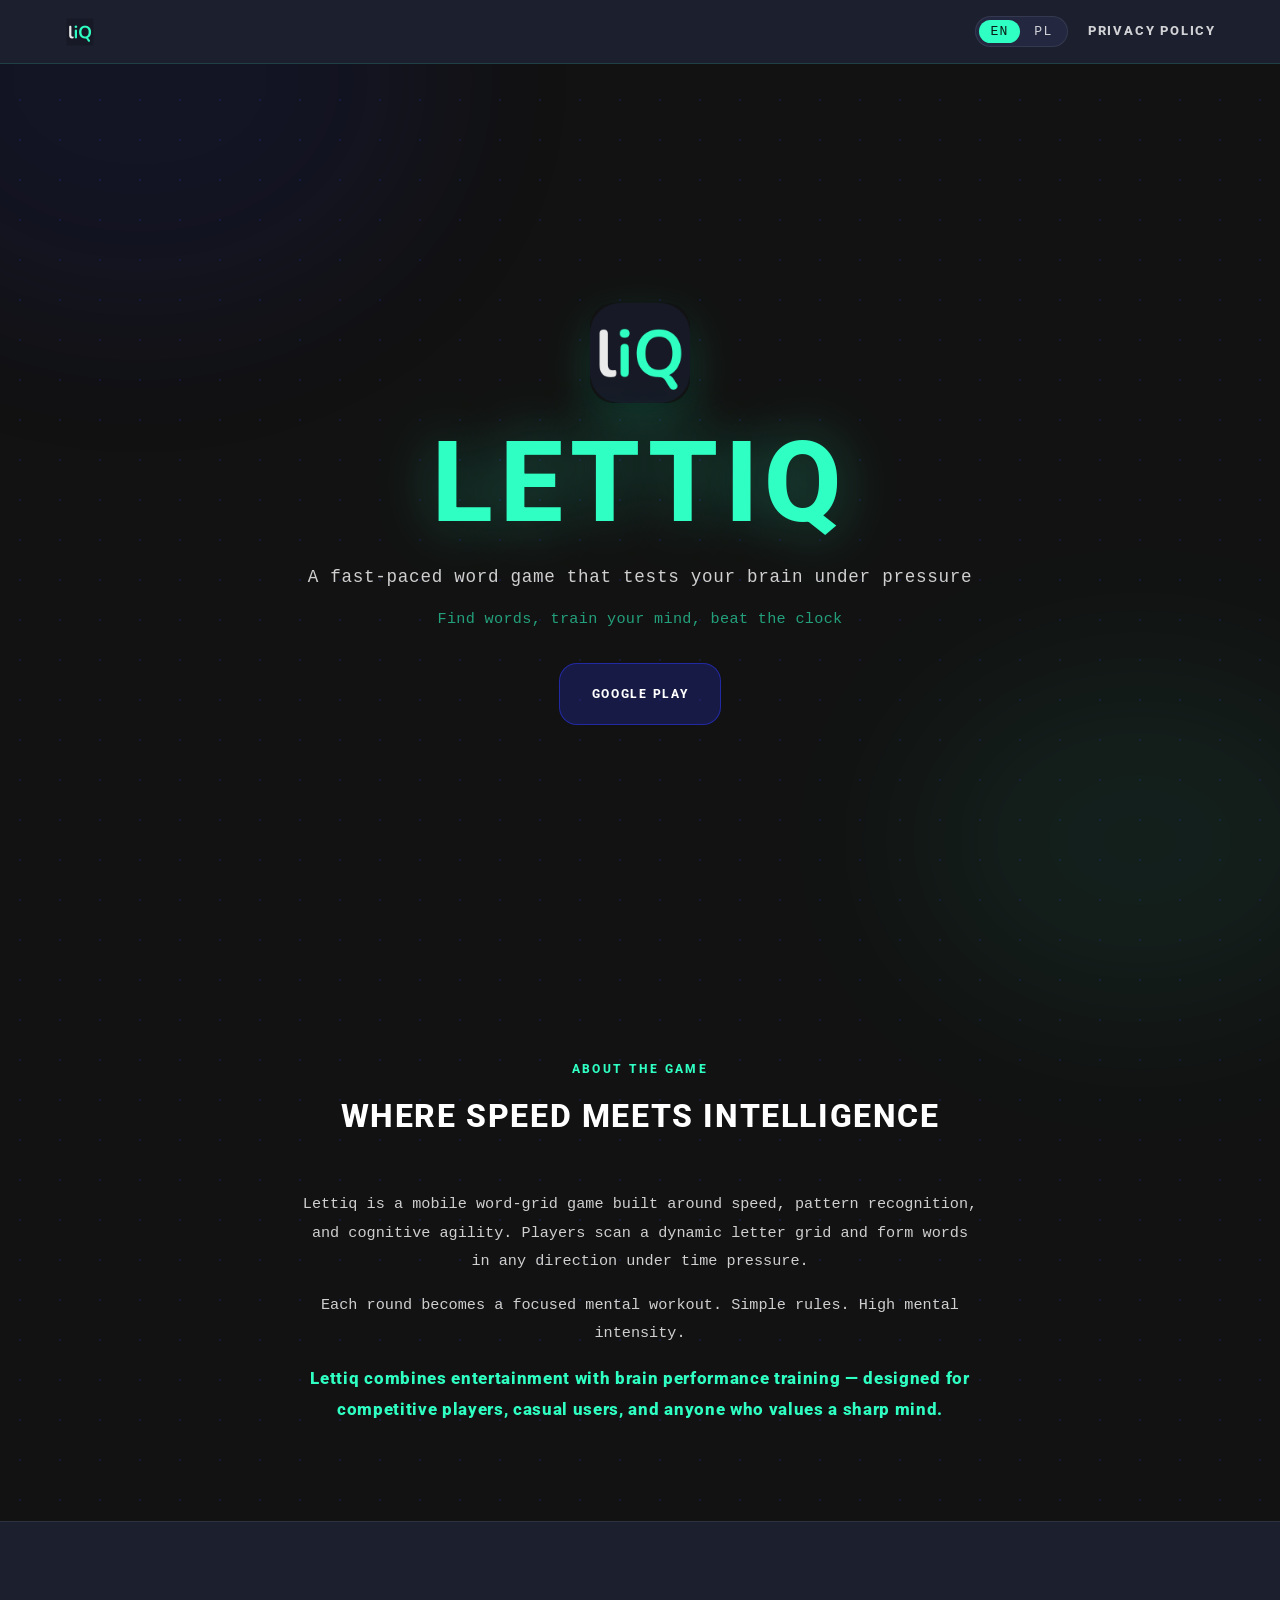
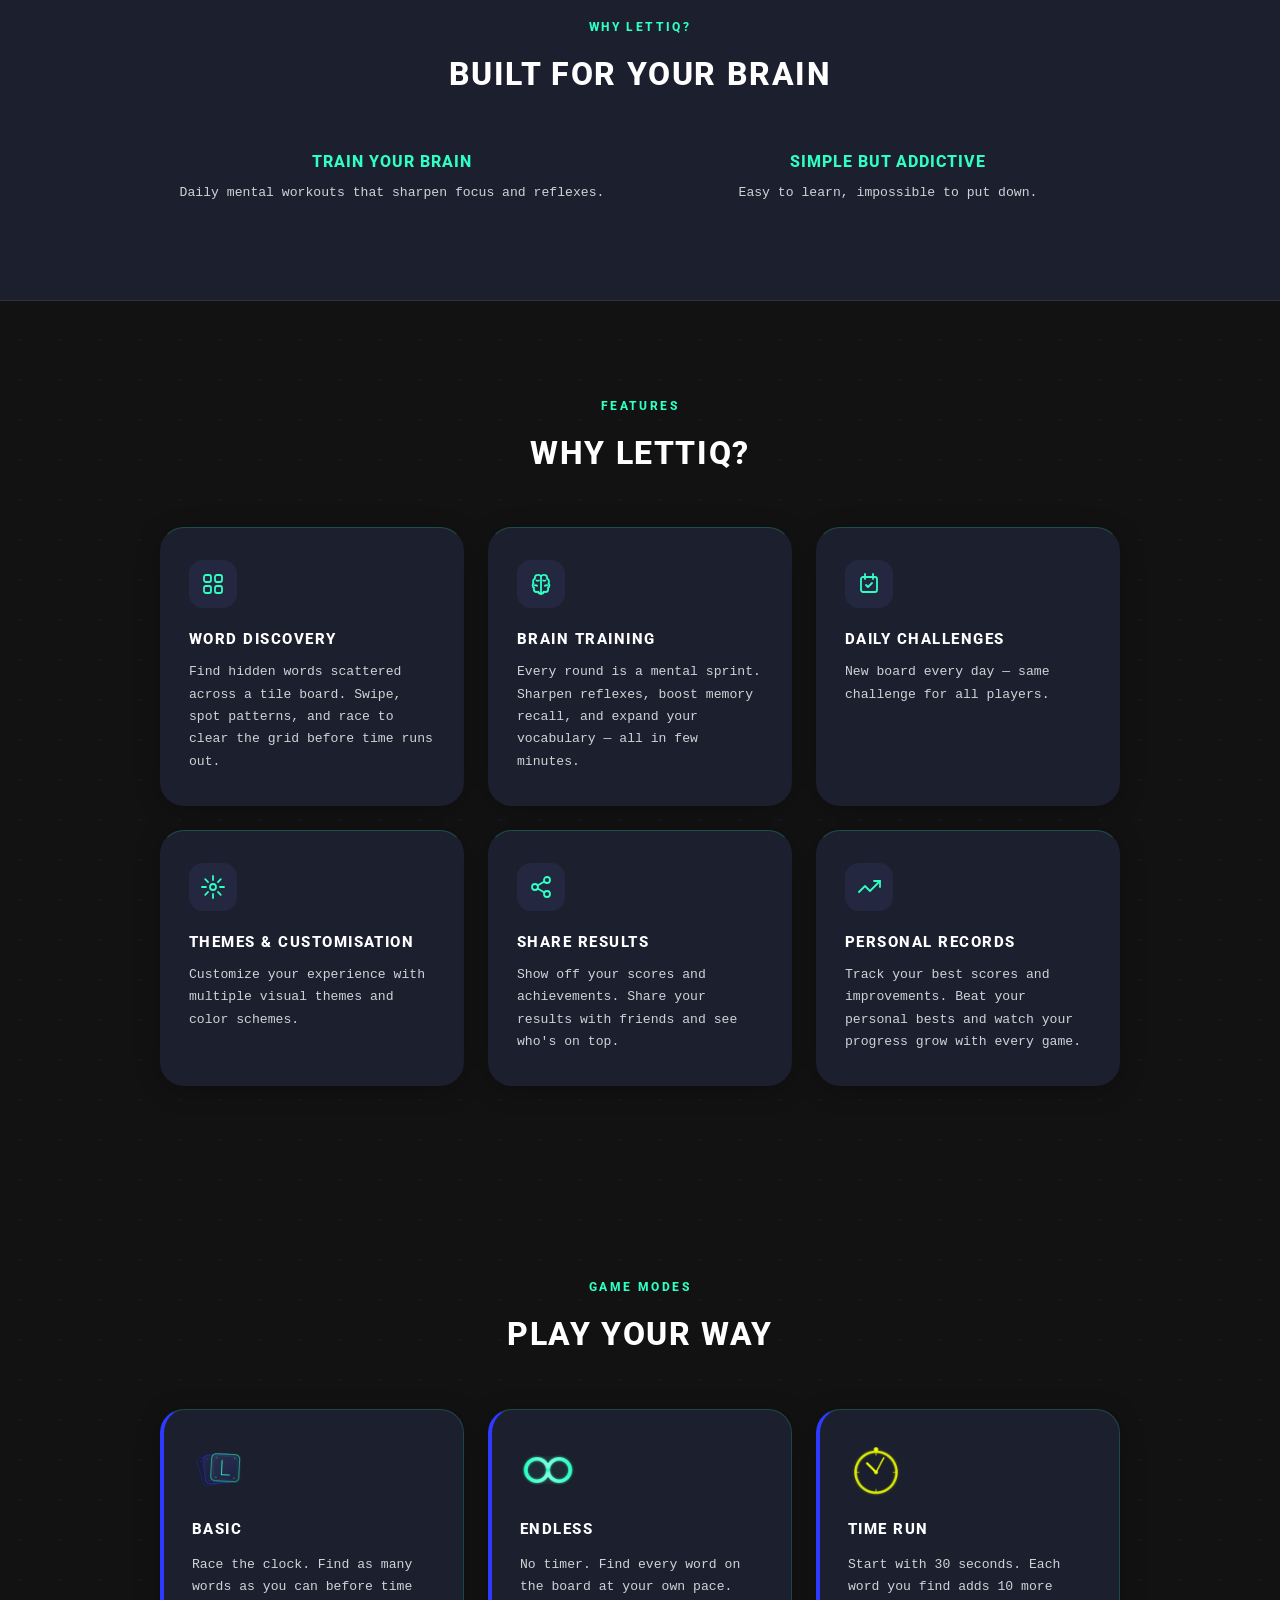
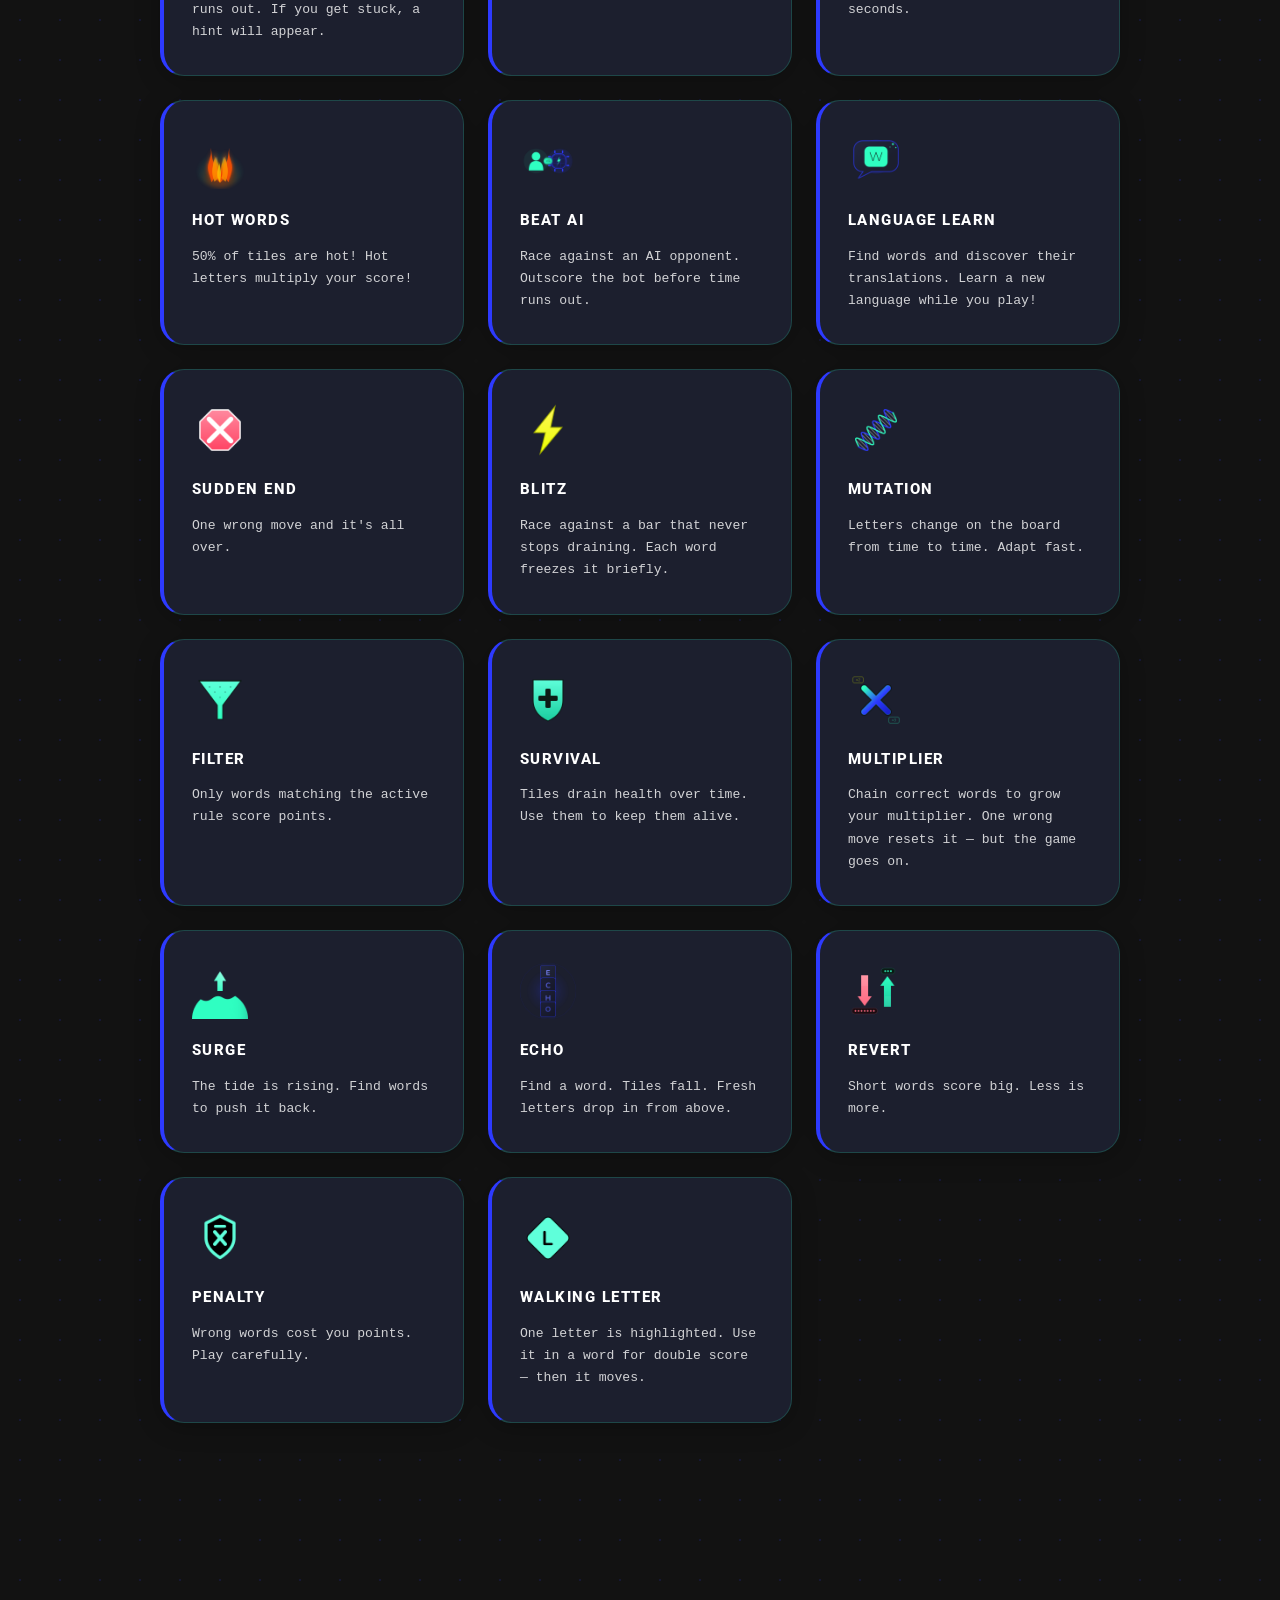
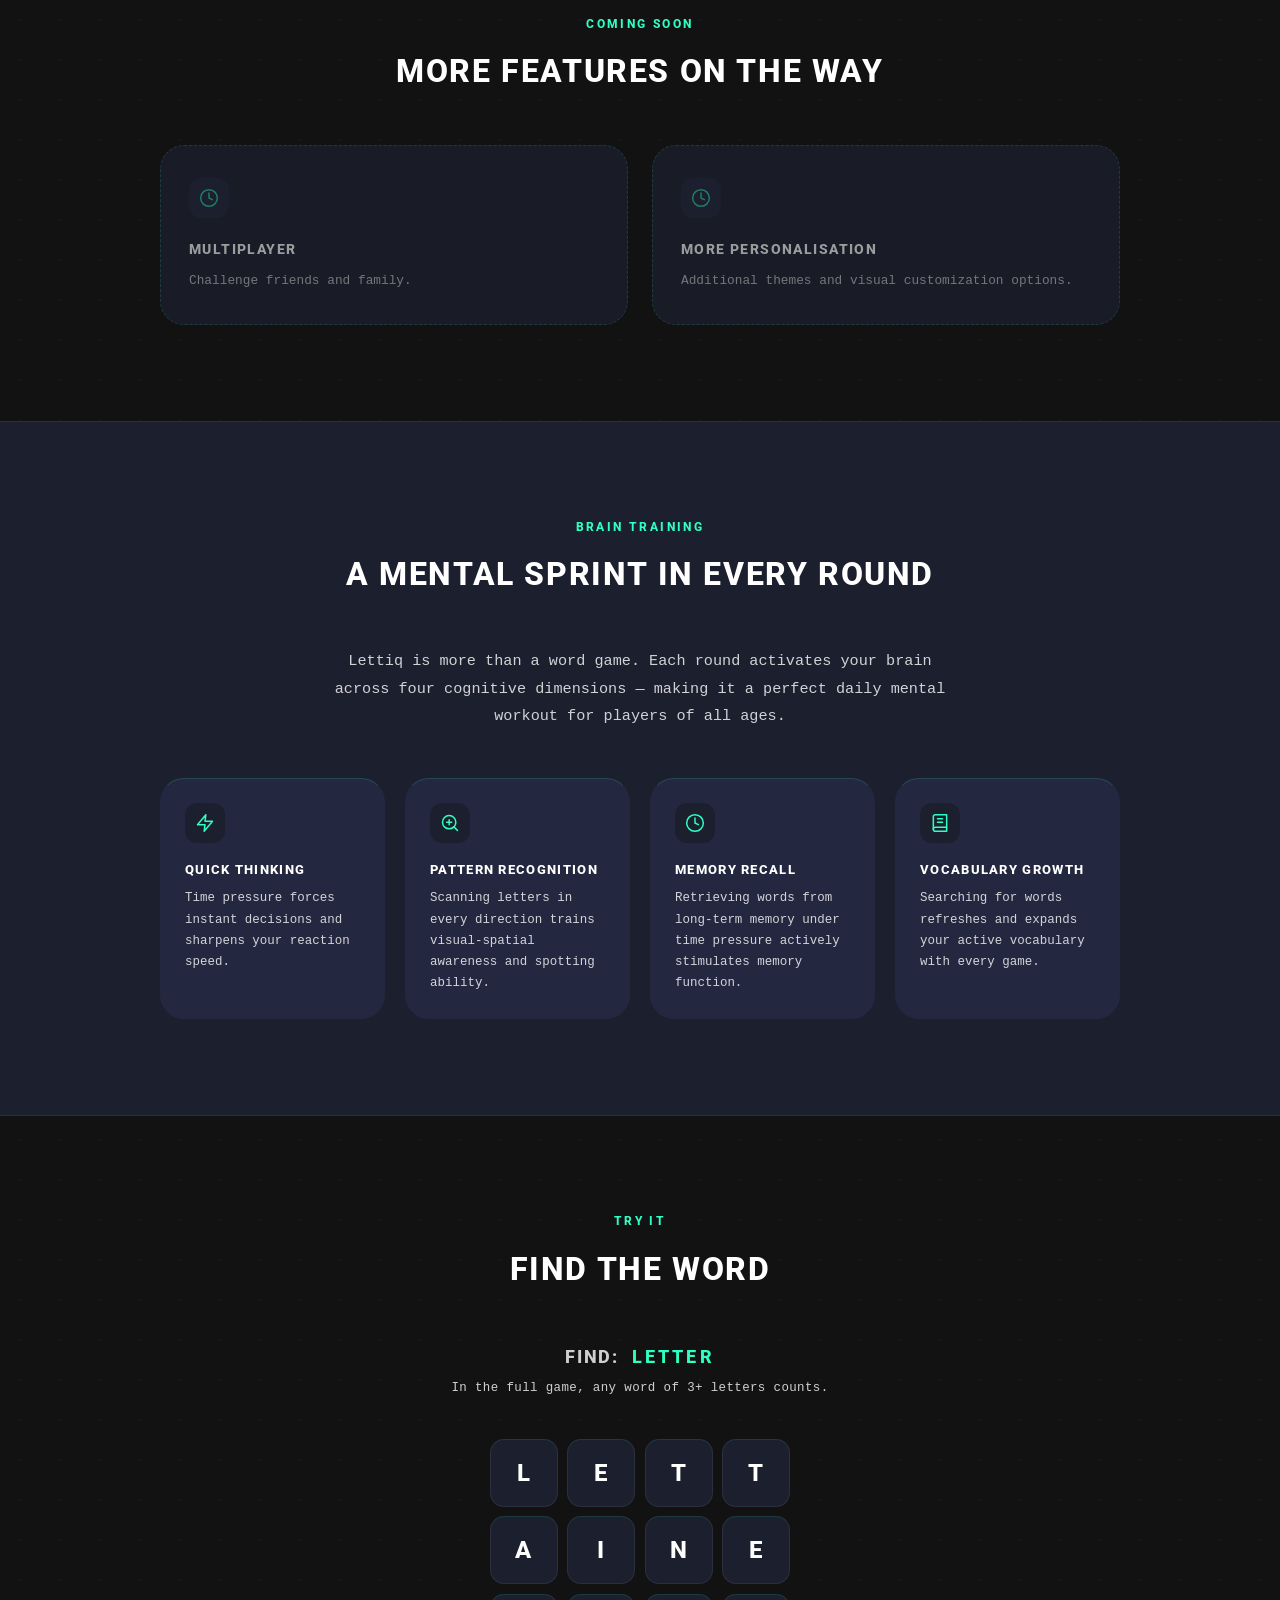
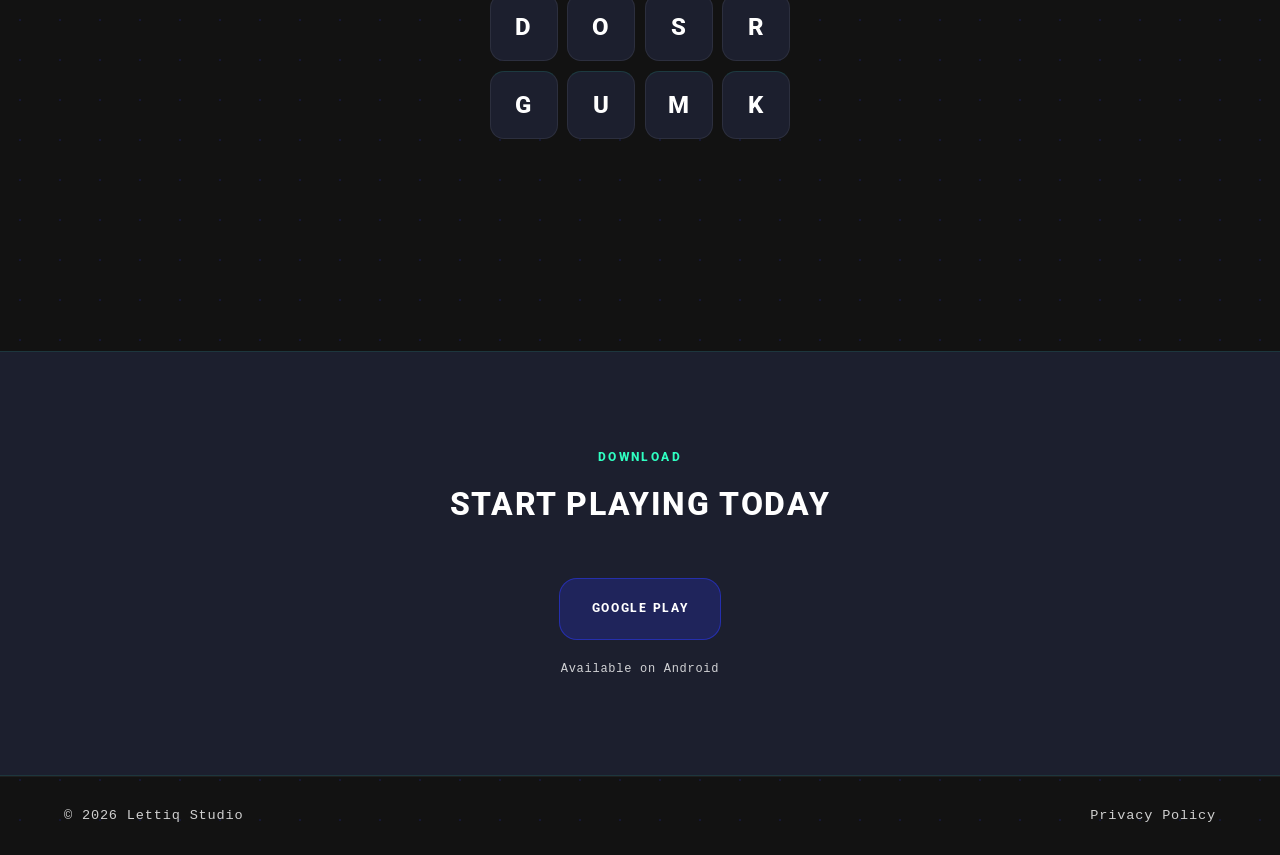
<file: index.html>
<!DOCTYPE html>
<html lang="en" class="page-index">
<head>
  <meta charset="UTF-8" />
  <meta name="viewport" content="width=device-width, initial-scale=1.0" />
  <title>Lettiq — A Fast-Paced Word Game That Tests Your Brain</title>
  <meta name="description" content="A challenging word puzzle game that tests your logic and speed. Find hidden words under time pressure, train your brain, and compete with daily challenges." />
  <meta property="og:title" content="Lettiq — A Fast-Paced Word Game" />
  <meta property="og:description" content="Find words, beat the clock, train your brain. Download Lettiq on Google Play." />
  <meta property="og:image" content="https://lettiq.com/assets/appIconRectangle.png" />
  <meta name="twitter:card" content="summary_large_image" />
  <link rel="preconnect" href="https://fonts.googleapis.com" />
  <link rel="preconnect" href="https://fonts.gstatic.com" crossorigin />
  <link href="https://fonts.googleapis.com/css2?family=Roboto:wght@800&display=swap" rel="stylesheet" />
  <link rel="stylesheet" href="site.css" />
  <link rel="icon" href="assets/favicon.ico" />
</head>
<body>

  <!-- Ambient blobs -->
  <div class="blob blob-indigo" aria-hidden="true"></div>
  <div class="blob blob-mint" aria-hidden="true"></div>

  <!-- NAV -->
  <header>
    <a href="index.html" class="nav-logo" aria-label="Lettiq home">
      <img src="./assets/appIconRectangle.png" alt="Lettiq" class="sq" />
    </a>
    <div class="nav-right">
      <div id="lang-switcher" role="group" aria-label="Language selector"></div>
      <a href="privacy.html" class="nav-link" data-i18n="navPrivacy">Privacy Policy</a>
    </div>
  </header>

  <main>

    <!-- HERO -->
    <section class="hero" aria-label="Hero">
      <img class="hero-icon" src="./assets/appIconRounded.png" alt="Lettiq app icon" />
      <h1 class="wordmark">Lettiq</h1>
      <p class="tagline" data-i18n="tagline">A fast-paced word game that tests your brain under pressure</p>
      <p class="hero-subtitle" data-i18n="heroSubtitle">Find words, train your mind, beat the clock</p>
      <div class="cta-buttons">
        <!-- <a href="#" class="btn btn-primary" data-i18n="btnAppStore">App Store</a> -->
        <a href="https://play.google.com/store/apps/details?id=com.lettiq.studio.lettiq" class="btn btn-secondary" data-i18n="btnGooglePlay">Google Play</a>
      </div>
    </section>

    <!-- ABOUT -->
    <section class="about" aria-label="About">
      <p class="section-label" data-i18n="aboutLabel">About the Game</p>
      <h2 class="section-title" data-i18n="aboutTitle">Where Speed Meets Intelligence</h2>
      <div class="about-body">
        <p data-i18n="aboutBody1"></p>
        <p data-i18n="aboutBody2"></p>
        <p class="about-cta" data-i18n="aboutBody3"></p>
      </div>
    </section>

    <!-- BENEFITS -->
    <section class="benefits" aria-label="Why Play">
      <p class="section-label" data-i18n="benefitsLabel">Why Play</p>
      <h2 class="section-title" data-i18n="benefitsTitle">Built for Your Brain</h2>
      <div class="benefits-grid" id="benefits-grid"></div>
    </section>

    <!-- FEATURES -->
    <section class="features" aria-label="Features">
      <p class="section-label" data-i18n="featuresLabel">Features</p>
      <h2 class="section-title" data-i18n="featuresTitle">Why Lettiq?</h2>
      <div class="features-grid" id="features-grid"></div>
    </section>

    <!-- GAME MODES -->
    <section class="game-modes" aria-label="Game Modes">
      <p class="section-label" data-i18n="modesLabel">Game Modes</p>
      <h2 class="section-title" data-i18n="modesTitle">Play Your Way</h2>
      <div class="modes-grid" id="modes-grid"></div>
    </section>

    <!-- COMING SOON -->
    <section class="coming-soon" aria-label="Coming Soon">
      <p class="section-label" data-i18n="comingSoonLabel">Coming Soon</p>
      <h2 class="section-title" data-i18n="comingSoonTitle">More Features on the Way</h2>
      <div class="coming-soon-grid" id="coming-soon-grid"></div>
    </section>

    <!-- MENTAL TRAINING -->
    <section class="mental-training" aria-label="Mental Training">
      <p class="section-label" data-i18n="mentalLabel">Brain Training</p>
      <h2 class="section-title" data-i18n="mentalTitle">A Mental Sprint in Every Round</h2>
      <p class="mental-intro" data-i18n="mentalIntro"></p>
      <div class="skills-grid" id="skills-grid"></div>
    </section>

    <!-- DEMO -->
    <section class="demo" aria-label="Try It">
      <p class="section-label" data-i18n="demoLabel">Try It</p>
      <h2 class="section-title" data-i18n="demoTitle">Find the Word</h2>
      <div class="demo-intro">
        <p class="demo-hint-text">
          <span data-i18n="demoHint">Find:</span>
          <span class="demo-target" id="demo-target"></span>
        </p>
        <p class="demo-min-note" data-i18n="demoMinWordNote"></p>
      </div>
      <div class="demo-grid" id="demo-grid" role="grid" aria-label="Letter grid"></div>
      <div class="demo-footer">
        <p class="demo-success" id="demo-success" aria-live="polite" data-i18n="demoSuccessMsg"></p>
        <button class="btn btn-secondary demo-reset" id="demo-reset" data-i18n="demoPlayAgain"></button>
      </div>
    </section>

    <!-- SCREENSHOTS PLACEHOLDER -->
    <section class="screenshots" style="display: none;" aria-label="Screenshots">
      <!--
        PLACEHOLDER: Add app screenshots here
        Specs (from strategy §2):
        - 4 screenshots required
        - Each must "sell", not explain (no tooltips, just evocative text)
        - Suggested captions:
          1. "95% of players fail this level"
          2. "Can you solve this in 10 seconds?"
          3. "Train your brain daily"
          4. "Simple rules. Brutal difficulty."
        - Optimized for mobile (9:16 aspect ratio, 1080px wide min, 2K+ preferred)
        - PNG or WebP format
        - Store in: Concepts/Site/assets/screenshots/
        - Update: Concepts/Site/index.html to render them
      -->
    </section>

    <!-- GAMEPLAY VIDEO PLACEHOLDER -->
    <!--
      PLACEHOLDER: Gameplay video
      Specs (from strategy §2):
      - 15–30 seconds
      - Start with challenge (NOT logo)
      - Show tension → solution → reward
      - Format: MP4 (H.264), WebM fallback
      - Host on YouTube or self-host in assets/video/
      - When ready, uncomment below and set src + poster
    -->
    <!--
    <section class="gameplay-video" aria-label="Gameplay">
      <video controls poster="assets/video/poster.jpg" style="width: 100%; max-width: 600px;">
        <source src="assets/video/gameplay.mp4" type="video/mp4" />
        <source src="assets/video/gameplay.webm" type="video/webm" />
        Your browser does not support the video tag.
      </video>
    </section>
    -->

    <!-- SOCIAL PROOF PLACEHOLDER -->
    <section class="social-proof" style="display: none;" aria-label="Social Proof">
      <!--
        PLACEHOLDER: Ratings + download count + testimonials
        Specs:
        - Star rating (use actual rating from Google Play store)
        - Total download count
        - 2–3 user testimonial quotes (need to collect from reviews or user feedback)
        - When data available, unhide and populate
      -->
    </section>

    <!-- DOWNLOAD CTA -->
    <section class="download-cta" aria-label="Download">
      <p class="section-label" data-i18n="downloadLabel">Download</p>
      <h2 class="section-title" data-i18n="downloadTitle">Start Playing Today</h2>
      <div class="cta-buttons">
        <!-- <a href="#" class="btn btn-primary" data-i18n="btnAppStore">App Store</a> -->
        <a href="https://play.google.com/store/apps/details?id=com.lettiq.studio.lettiq" class="btn btn-secondary" data-i18n="btnGooglePlay"></a>
      </div>
      <p class="platform-note" data-i18n="platformNote">Available on Android</p>
    </section>

  </main>

  <!-- FOOTER -->
  <footer>
    <span class="footer-note" data-i18n="footerCopyright">© 2026 Lettiq Studio</span>
    <a href="privacy.html" class="footer-note" data-i18n="footerPrivacy">Privacy Policy</a>
  </footer>

  <!-- i18n -->
  <script src="i18n/index.en.js"></script>
  <script src="i18n/index.pl.js"></script>
  <script src="i18n/engine.js"></script>
  <script>
    // ── Game mode icons (language-independent) ───────────────────
    const GAME_MODE_ICONS = {
      basic:      'assets/game-modes/basic_noBg.png',
      endless:    'assets/game-modes/endless_noBg.png',
      timeRun:    'assets/game-modes/timeRun_noBg.png',
      hotWords:   'assets/game-modes/hotWords_noBg2.png',
      beatAi:     'assets/game-modes/beatAi_noBg.png',
      lingua:     'assets/game-modes/lingua_noBg.png',
      suddenEnd:  'assets/game-modes/suddenEnd_noBg.png',
      blitz:      'assets/game-modes/blitz_noBg.png',
      mutation:   'assets/game-modes/mutation_noBg.png',
      filter:     'assets/game-modes/filter_noBg.png',
      survival:   'assets/game-modes/survival_noBg.png',
      multiplier: 'assets/game-modes/multiplier_noBg.png',
      surge:         'assets/game-modes/surge_noBg.png',
      echo:          'assets/game-modes/echo_noBg.png',
      revert:        'assets/game-modes/revert_noBg.png',
      penalty:       'assets/game-modes/penalty_noBg.png',
      walkingLetter: 'assets/game-modes/walking_letter_noBg.png',
    };

    // ── Feature icon SVGs (language-independent) ──────────────────
    const FEATURE_ICONS = {
      'word-discovery': `<svg viewBox="0 0 24 24" fill="none" stroke="#2FFFC2" stroke-width="1.8" stroke-linecap="round" stroke-linejoin="round">
        <rect x="3" y="3" width="7" height="7" rx="2"/>
        <rect x="14" y="3" width="7" height="7" rx="2"/>
        <rect x="3" y="14" width="7" height="7" rx="2"/>
        <rect x="14" y="14" width="7" height="7" rx="2"/>
      </svg>`,
      'brain-training': `<svg viewBox="0 0 24 24" fill="none" stroke="#2FFFC2" stroke-width="1.8" stroke-linecap="round" stroke-linejoin="round">
        <path d="M12 4.2c-.7-1-1.9-1.5-3.1-1.4-1.7.1-3 1.4-3 3 0 .3 0 .5.1.8-1.2.4-2 1.5-2 2.8 0 .7.2 1.3.6 1.8-.6.5-1 1.3-1 2.2 0 1.1.6 2 1.5 2.5-.2.4-.3.9-.3 1.4 0 1.5 1.2 2.7 2.7 2.7.4 0 .8-.1 1.2-.3.4 1.2 1.6 2.1 3 2.1 1.4 0 2.5-.9 2.9-2.1"></path>
        <path d="M12 4.2c.7-1 1.9-1.5 3.1-1.4 1.7.1 3 1.4 3 3 0 .3 0 .5-.1.8 1.2.4 2 1.5 2 2.8 0 .7-.2 1.3-.6 1.8.6.5 1 1.3 1 2.2 0 1.1-.6 2-1.5 2.5.2.4.3.9.3 1.4 0 1.5-1.2 2.7-2.7 2.7-.4 0-.8-.1-1.2-.3-.4 1.2-1.6 2.1-3 2.1-1.4 0-2.5-.9-2.9-2.1"></path>
        <path d="M12 4.2v17.3"></path>
        <path d="M7.5 8.5c.8.4 1.6.4 2.4 0"></path>
        <path d="M5.6 13.4c.9-.3 1.8-.2 2.5.4"></path>
        <path d="M16.5 8.5c-.8.4-1.6.4-2.4 0"></path>
        <path d="M18.4 13.4c-.9-.3-1.8-.2-2.5.4"></path>
      </svg>`,
      'daily-challenges': `<svg viewBox="0 0 24 24" fill="none" stroke="#2FFFC2" stroke-width="1.8" stroke-linecap="round" stroke-linejoin="round">
        <rect x="4" y="5" width="16" height="15" rx="2"/>
        <path d="M8 2v5"/>
        <path d="M16 2v5"/>
        <polyline points="9 13 11 15 15 11"/>
      </svg>`,
      'themes': `<svg viewBox="0 0 24 24" fill="none" stroke="#2FFFC2" stroke-width="1.8" stroke-linecap="round" stroke-linejoin="round">
        <circle cx="12" cy="12" r="3"/>
        <path d="M12 1v4M12 19v4M4.22 4.22l2.83 2.83M16.95 16.95l2.83 2.83M1 12h4M19 12h4M4.22 19.78l2.83-2.83M16.95 7.05l2.83-2.83"/>
      </svg>`,
      'share-results': `<svg viewBox="0 0 24 24" fill="none" stroke="#2FFFC2" stroke-width="1.8" stroke-linecap="round" stroke-linejoin="round">
        <circle cx="18" cy="5" r="3"/>
        <circle cx="6" cy="12" r="3"/>
        <circle cx="18" cy="19" r="3"/>
        <line x1="8.59" y1="13.51" x2="15.42" y2="17.49"/>
        <line x1="15.41" y1="6.51" x2="8.59" y2="10.49"/>
      </svg>`,
      'personal-records': `<svg viewBox="0 0 24 24" fill="none" stroke="#2FFFC2" stroke-width="1.8" stroke-linecap="round" stroke-linejoin="round">
        <polyline points="23 6 13 16 8 11 2 17"/>
        <polyline points="17 6 23 6 23 12"/>
      </svg>`,
    };

    // ── Skill icon SVGs (language-independent) ────────────────────
    const SKILL_ICONS = {
      'quick-thinking': `<svg viewBox="0 0 24 24" fill="none" stroke="#2FFFC2" stroke-width="1.8" stroke-linecap="round" stroke-linejoin="round">
        <path d="M13 2L3 14h9l-1 8 10-12h-9l1-8z"/>
      </svg>`,
      'pattern-recognition': `<svg viewBox="0 0 24 24" fill="none" stroke="#2FFFC2" stroke-width="1.8" stroke-linecap="round" stroke-linejoin="round">
        <circle cx="11" cy="11" r="8"/>
        <line x1="21" y1="21" x2="16.65" y2="16.65"/>
        <line x1="8" y1="11" x2="14" y2="11"/>
        <line x1="11" y1="8" x2="11" y2="14"/>
      </svg>`,
      'memory-recall': `<svg viewBox="0 0 24 24" fill="none" stroke="#2FFFC2" stroke-width="1.8" stroke-linecap="round" stroke-linejoin="round">
        <path d="M12 2a10 10 0 1 0 0 20A10 10 0 0 0 12 2z"/>
        <path d="M12 6v6l4 2"/>
      </svg>`,
      'vocabulary': `<svg viewBox="0 0 24 24" fill="none" stroke="#2FFFC2" stroke-width="1.8" stroke-linecap="round" stroke-linejoin="round">
        <path d="M4 19.5A2.5 2.5 0 0 1 6.5 17H20"/>
        <path d="M6.5 2H20v20H6.5A2.5 2.5 0 0 1 4 19.5v-15A2.5 2.5 0 0 1 6.5 2z"/>
        <line x1="9" y1="7" x2="15" y2="7"/>
        <line x1="9" y1="11" x2="15" y2="11"/>
      </svg>`,
    };

    // ── Page render function ──────────────────────────────────────
    function renderIndex(lang) {
      const t = window.TRANSLATIONS[lang];
      if (!t) return;

      document.documentElement.lang = t.meta.htmlLang;
      document.title = t.meta.pageTitle;

      I18n.applyDataI18n(t);

      // Render benefit pills
      const benefitsGrid = document.getElementById('benefits-grid');
      if (benefitsGrid && t.benefits) {
        benefitsGrid.innerHTML = t.benefits.map(b => `
          <div class="benefit-pill">
            <p class="benefit-title">${b.title}</p>
            <p class="benefit-desc">${b.desc}</p>
          </div>
        `).join('');
      }

      // Render feature cards
      const grid = document.getElementById('features-grid');
      if (grid) {
        grid.innerHTML = t.features.map(f => `
          <div class="feature-card">
            <div class="feature-icon" aria-hidden="true">${FEATURE_ICONS[f.id] || ''}</div>
            <p class="feature-title">${f.title}</p>
            <p class="feature-desc">${f.desc}</p>
          </div>
        `).join('');
      }

      // Render game mode cards
      const modesGrid = document.getElementById('modes-grid');
      if (modesGrid && t.gameModes) {
        modesGrid.innerHTML = t.gameModes.map(m => {
          const iconSrc = GAME_MODE_ICONS[m.id];
          const iconHtml = iconSrc
            ? `<img class="mode-icon" src="${iconSrc}" alt="" aria-hidden="true" />`
            : '';
          return `
          <div class="mode-card">
            ${iconHtml}
            <p class="mode-title">${m.title}</p>
            <p class="mode-desc">${m.desc}</p>
          </div>`;
        }).join('');
      }

      // Render coming soon cards
      const comingSoonGrid = document.getElementById('coming-soon-grid');
      if (comingSoonGrid && t.comingSoonItems) {
        comingSoonGrid.innerHTML = t.comingSoonItems.map(item => `
          <div class="coming-soon-card">
            <div class="coming-soon-badge" aria-hidden="true">
              <svg viewBox="0 0 24 24" fill="none" stroke="currentColor" stroke-width="1.8" stroke-linecap="round" stroke-linejoin="round">
                <circle cx="12" cy="12" r="10"/>
                <polyline points="12 6 12 12 16 14"/>
              </svg>
            </div>
            <p class="coming-soon-title">${item.title}</p>
            <p class="coming-soon-desc">${item.desc}</p>
          </div>
        `).join('');
      }

      // Init demo
      initDemo(t.demo);

      // Render mental skill items
      const skillsGrid = document.getElementById('skills-grid');
      if (skillsGrid && t.mentalSkills) {
        skillsGrid.innerHTML = t.mentalSkills.map(s => `
          <div class="skill-item">
            <div class="skill-icon" aria-hidden="true">${SKILL_ICONS[s.id] || ''}</div>
            <p class="skill-title">${s.title}</p>
            <p class="skill-desc">${s.desc}</p>
          </div>
        `).join('');
      }
    }

    // ── Demo game ─────────────────────────────────────────────────
    let _demoCleanup = null;

    function initDemo(data) {
      if (_demoCleanup) { _demoCleanup(); _demoCleanup = null; }

      const gridEl    = document.getElementById('demo-grid');
      const targetEl  = document.getElementById('demo-target');
      const successEl = document.getElementById('demo-success');
      const resetBtn  = document.getElementById('demo-reset');
      if (!gridEl || !data) return;

      targetEl.textContent = data.target;

      const validWords = data.validWords || new Set([data.target]);

      let selected   = [];
      let isDragging = false;
      let isBusy     = false;
      let won        = false;

      // ── Render tiles ──
      gridEl.innerHTML = data.grid.map((letter, i) =>
        `<div class="demo-tile" data-idx="${i}" role="gridcell" aria-label="${letter}">${letter}</div>`
      ).join('');
      const tiles = Array.from(gridEl.querySelectorAll('.demo-tile'));

      function idx(el) { return parseInt(el.dataset.idx, 10); }

      function isAdjacent(a, b) {
        const ar = Math.floor(a / 4), ac = a % 4;
        const br = Math.floor(b / 4), bc = b % 4;
        return a !== b && Math.abs(ar - br) <= 1 && Math.abs(ac - bc) <= 1;
      }

      function updateVisuals() {
        tiles.forEach((t, i) => t.classList.toggle('selected', !won && selected.includes(i)));
      }

      function shakeTiles() {
        isBusy = true;
        selected.forEach(i => {
          tiles[i].classList.add('shake');
          tiles[i].addEventListener('animationend', () => tiles[i].classList.remove('shake'), { once: true });
        });
        setTimeout(() => { selected = []; isBusy = false; updateVisuals(); }, 380);
      }

      // Returns 'target' | 'valid' | false
      function validate() {
        if (selected.length < 3) return false;
        const word = selected.map(i => data.grid[i]).join('');
        for (let i = 1; i < selected.length; i++) {
          if (!isAdjacent(selected[i - 1], selected[i])) return false;
        }
        if (!validWords.has(word)) return false;
        return word === data.target ? 'target' : 'valid';
      }

      function onWin() {
        won = true;
        const t = window.TRANSLATIONS[I18n.getLang()];
        successEl.textContent = t ? t.ui.demoSuccessMsg : 'Found it!';
        tiles.forEach((t, i) => {
          t.classList.remove('selected');
          if (selected.includes(i)) t.classList.add('won');
        });
        successEl.classList.add('visible');
        resetBtn.classList.add('visible');
      }

      function onBonusWord() {
        isBusy = true;
        const t = window.TRANSLATIONS[I18n.getLang()];
        successEl.textContent = t ? t.ui.demoWordFound : 'Nice word!';
        successEl.classList.add('visible');
        const snap = selected.slice();
        snap.forEach(i => tiles[i].classList.add('bonus'));
        tiles.forEach(t => t.classList.remove('selected'));
        setTimeout(() => {
          snap.forEach(i => tiles[i].classList.remove('bonus'));
          successEl.classList.remove('visible');
          selected = []; isBusy = false;
          updateVisuals();
        }, 1300);
      }

      function reset() {
        won = false; selected = []; isDragging = false; isBusy = false;
        tiles.forEach(t => t.classList.remove('selected', 'won', 'bonus', 'shake'));
        const tl = window.TRANSLATIONS[I18n.getLang()];
        successEl.textContent = tl ? tl.ui.demoSuccessMsg : 'Found it!';
        successEl.classList.remove('visible');
        resetBtn.classList.remove('visible');
      }

      function endDrag() {
        if (!isDragging) return;
        isDragging = false;
        if (won || isBusy || selected.length === 0) return;
        const result = validate();
        if (result === 'target') onWin();
        else if (result === 'valid') onBonusWord();
        else shakeTiles();
      }

      function tryAddTile(el) {
        if (!el || won || isBusy) return;
        const tile = el.closest('.demo-tile');
        if (!tile) return;
        const i = idx(tile);
        if (selected.includes(i)) return;
        if (selected.length > 0 && !isAdjacent(selected[selected.length - 1], i)) return;
        selected.push(i);
        updateVisuals();
      }

      // Mouse
      gridEl.addEventListener('mousedown', e => {
        const tile = e.target.closest('.demo-tile');
        if (!tile || won || isBusy) return;
        e.preventDefault();
        isDragging = true;
        selected = [idx(tile)];
        updateVisuals();
      });
      gridEl.addEventListener('mouseover', e => {
        if (!isDragging) return;
        tryAddTile(e.target);
      });
      document.addEventListener('mouseup', endDrag);

      // Touch
      gridEl.addEventListener('touchstart', e => {
        const tile = e.target.closest('.demo-tile');
        if (!tile || won || isBusy) return;
        e.preventDefault();
        isDragging = true;
        selected = [idx(tile)];
        updateVisuals();
      }, { passive: false });
      gridEl.addEventListener('touchmove', e => {
        if (!isDragging) return;
        e.preventDefault();
        const touch = e.touches[0];
        tryAddTile(document.elementFromPoint(touch.clientX, touch.clientY));
      }, { passive: false });
      gridEl.addEventListener('touchend', endDrag, { passive: false });

      resetBtn.addEventListener('click', reset);

      _demoCleanup = () => document.removeEventListener('mouseup', endDrag);

      reset();
    }

    I18n.initI18n(renderIndex);
  </script>

</body>
</html>
</file>
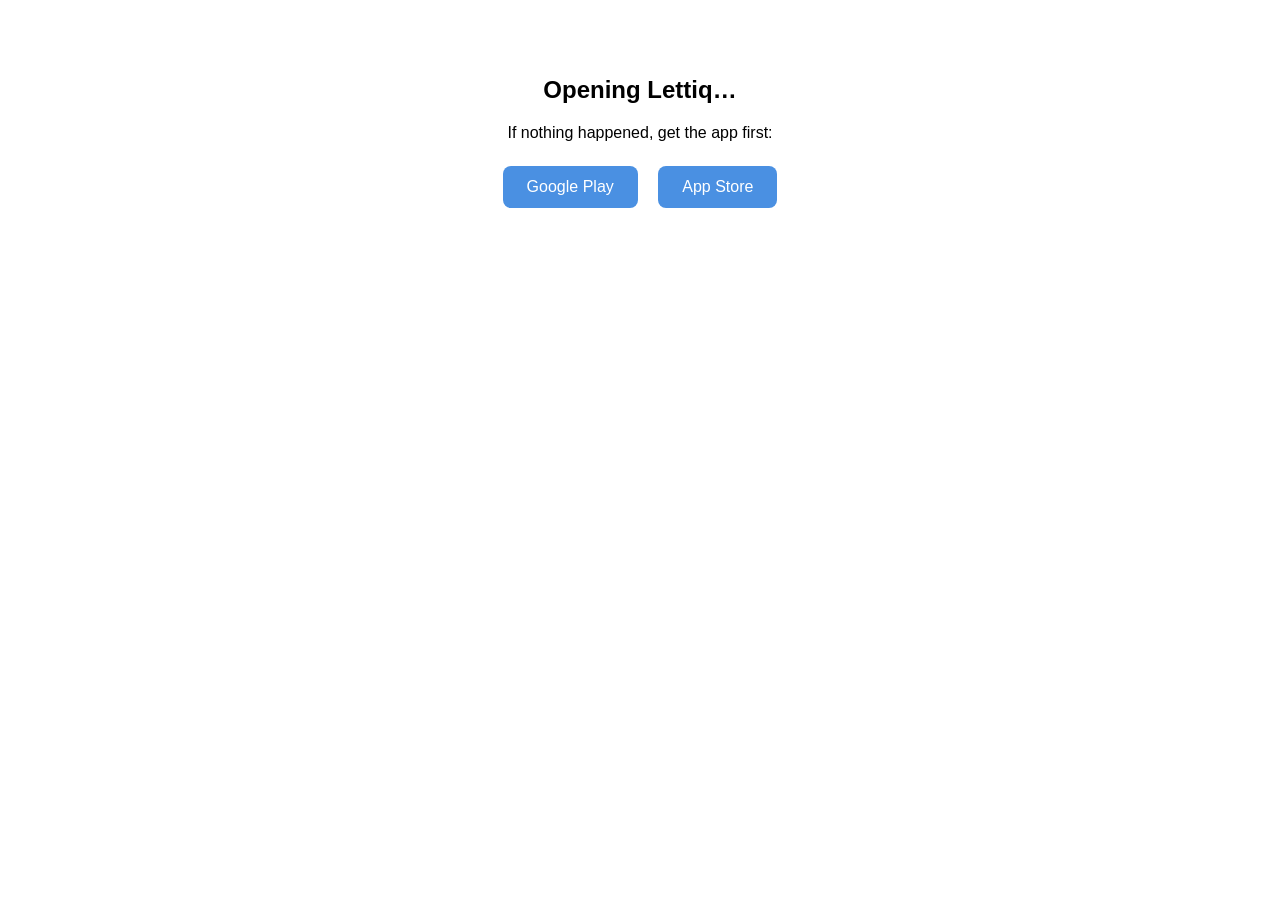
<file: join/index.html>
<!DOCTYPE html>
  <html lang="en">
  <head>
    <meta charset="utf-8">
    <meta name="viewport" content="width=device-width, initial-scale=1">
    <title>Join Lettiq Room</title>
    <script>
      var code = new URLSearchParams(window.location.search).get('code');
      if (code) window.location = 'lettiq://join?code=' + code;
    </script>
    <style>
      body { font-family: sans-serif; text-align: center; padding: 3rem 1rem; }
      a.btn { display: inline-block; margin: 0.5rem; padding: 0.75rem 1.5rem;
              background: #4a90e2; color: #fff; border-radius: 8px;
              text-decoration: none; }
    </style>
  </head>
  <body>
    <h2>Opening Lettiq…</h2>
    <p>If nothing happened, get the app first:</p>
    <a class="btn" href="https://play.google.com/store/apps/details?id=YOUR_PACKAGE">Google Play</a>
    <a class="btn" href="https://apps.apple.com/app/idYOUR_APP_ID">App Store</a>
  </body>
  </html>
</file>
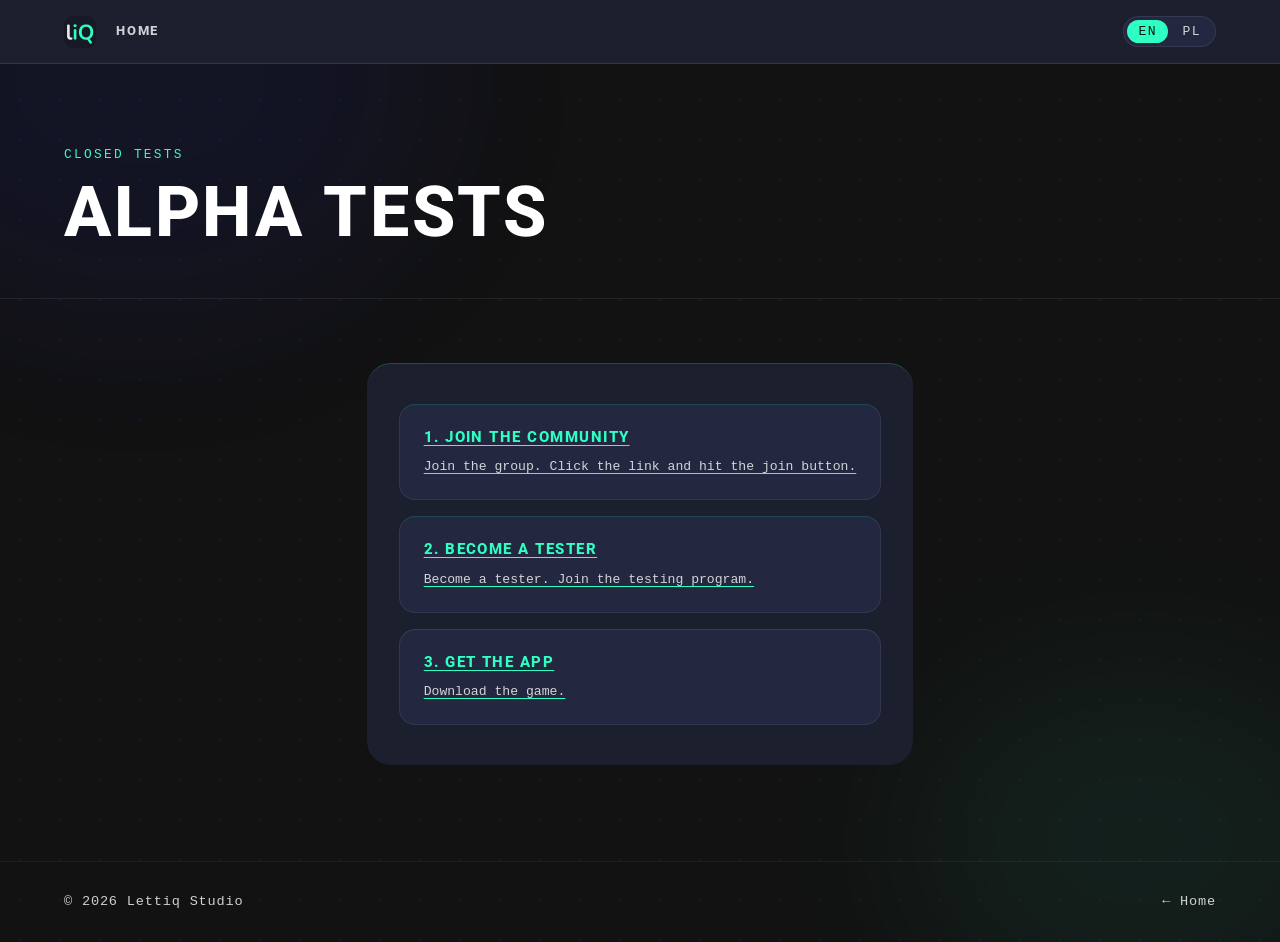
<file: alpha-tests.html>
<!DOCTYPE html>
<html lang="en" class="page-alpha-tests">
<head>
  <meta charset="UTF-8" />
  <meta name="viewport" content="width=device-width, initial-scale=1.0" />
  <title>Alpha Tests — Lettiq</title>
  <link rel="preconnect" href="https://fonts.googleapis.com" />
  <link rel="preconnect" href="https://fonts.gstatic.com" crossorigin />
  <link href="https://fonts.googleapis.com/css2?family=Roboto:wght@800&display=swap" rel="stylesheet" />
  <link rel="stylesheet" href="site.css" />
  <link rel="icon" href="assets/favicon.ico" />
</head>
<body>

  <!-- Ambient blobs -->
  <div class="blob blob-indigo" aria-hidden="true"></div>
  <div class="blob blob-mint" aria-hidden="true"></div>

  <!-- HEADER -->
  <header>
    <div class="nav-left">
      <a href="index.html" class="nav-logo" aria-label="Lettiq home">
        <img src="./assets/appIconRounded.png" alt="Lettiq" />
      </a>
      <a href="index.html" class="nav-link" data-i18n="navHome">Home</a>
    </div>
    <div id="lang-switcher" role="group" aria-label="Language selector"></div>
  </header>

  <!-- HERO BAND -->
  <div class="hero-band">
    <div>
      <p class="hero-band-label" data-i18n="heroLabel">Closed Alpha</p>
      <h1 data-i18n="heroTitle">Alpha Tests</h1>
    </div>
  </div>

  <!-- MAIN CONTENT -->
  <main class="page-wrap" id="main-content">
    <div class="alpha-card">
      <div class="alpha-links" id="alpha-links"></div>
    </div>
  </main>

  <!-- FOOTER -->
  <footer>
    <span class="footer-note" data-i18n="footerLeft">© 2026 Lettiq Studio</span>
    <a href="index.html" class="footer-note" data-i18n="footerHome">← Home</a>
  </footer>

  <!-- i18n -->
  <script src="i18n/alpha-tests.en.js"></script>
  <script src="i18n/alpha-tests.pl.js"></script>
  <script src="i18n/engine.js"></script>
  <script>
    function renderAlphaTests(lang) {
      const t = window.TRANSLATIONS[lang];
      if (!t) return;

      document.documentElement.lang = t.meta.htmlLang;
      document.title = t.meta.pageTitle;

      I18n.applyDataI18n(t);

      const container = document.getElementById('alpha-links');
      if (container && t.links) {
        const sortedLinks = t.links.slice().sort((a, b) => a.order - b.order);
        container.innerHTML = sortedLinks.map(link => `
          <a href="${link.url}" target="_blank" rel="noopener noreferrer" class="alpha-link">
            <span class="alpha-link-title">${link.title}</span>
            <span class="alpha-link-desc">${link.desc}</span>
          </a>
        `).join('');
      }
    }

    I18n.initI18n(renderAlphaTests);
  </script>

</body>
</html>
</file>
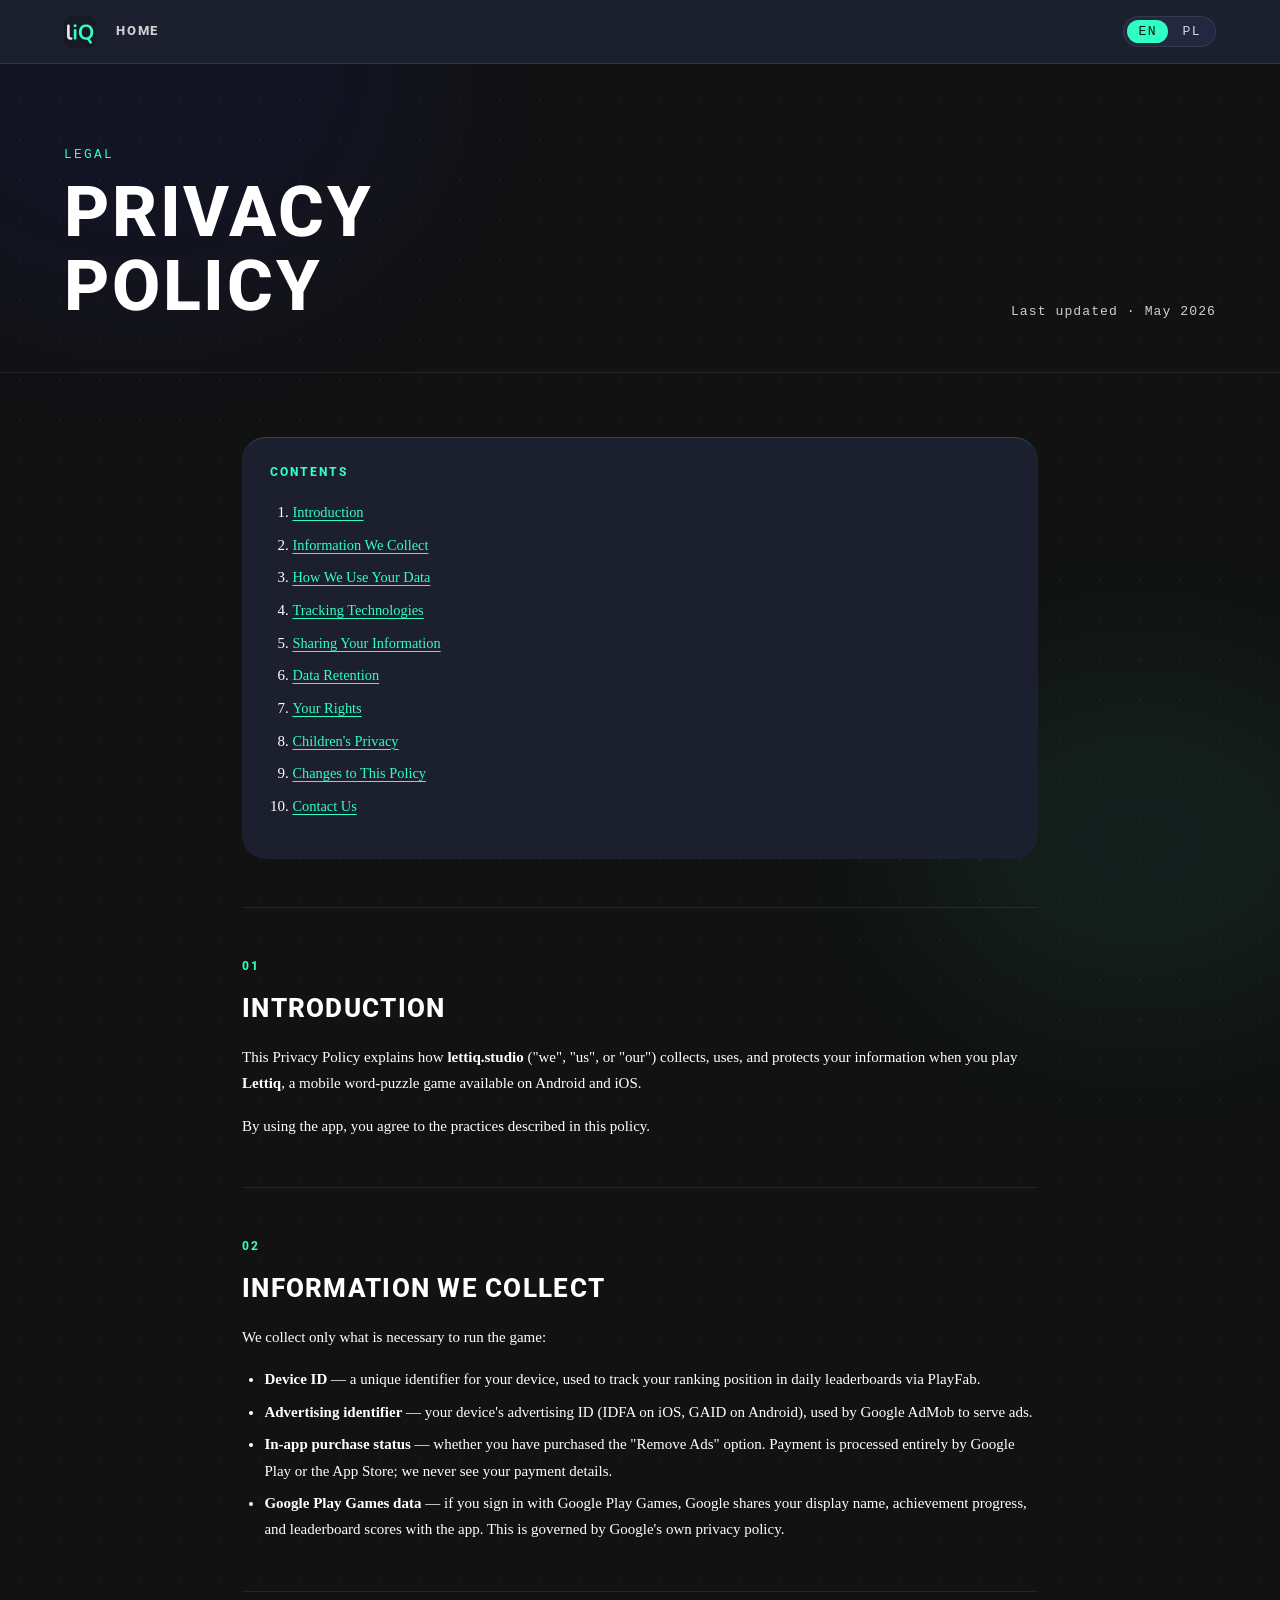
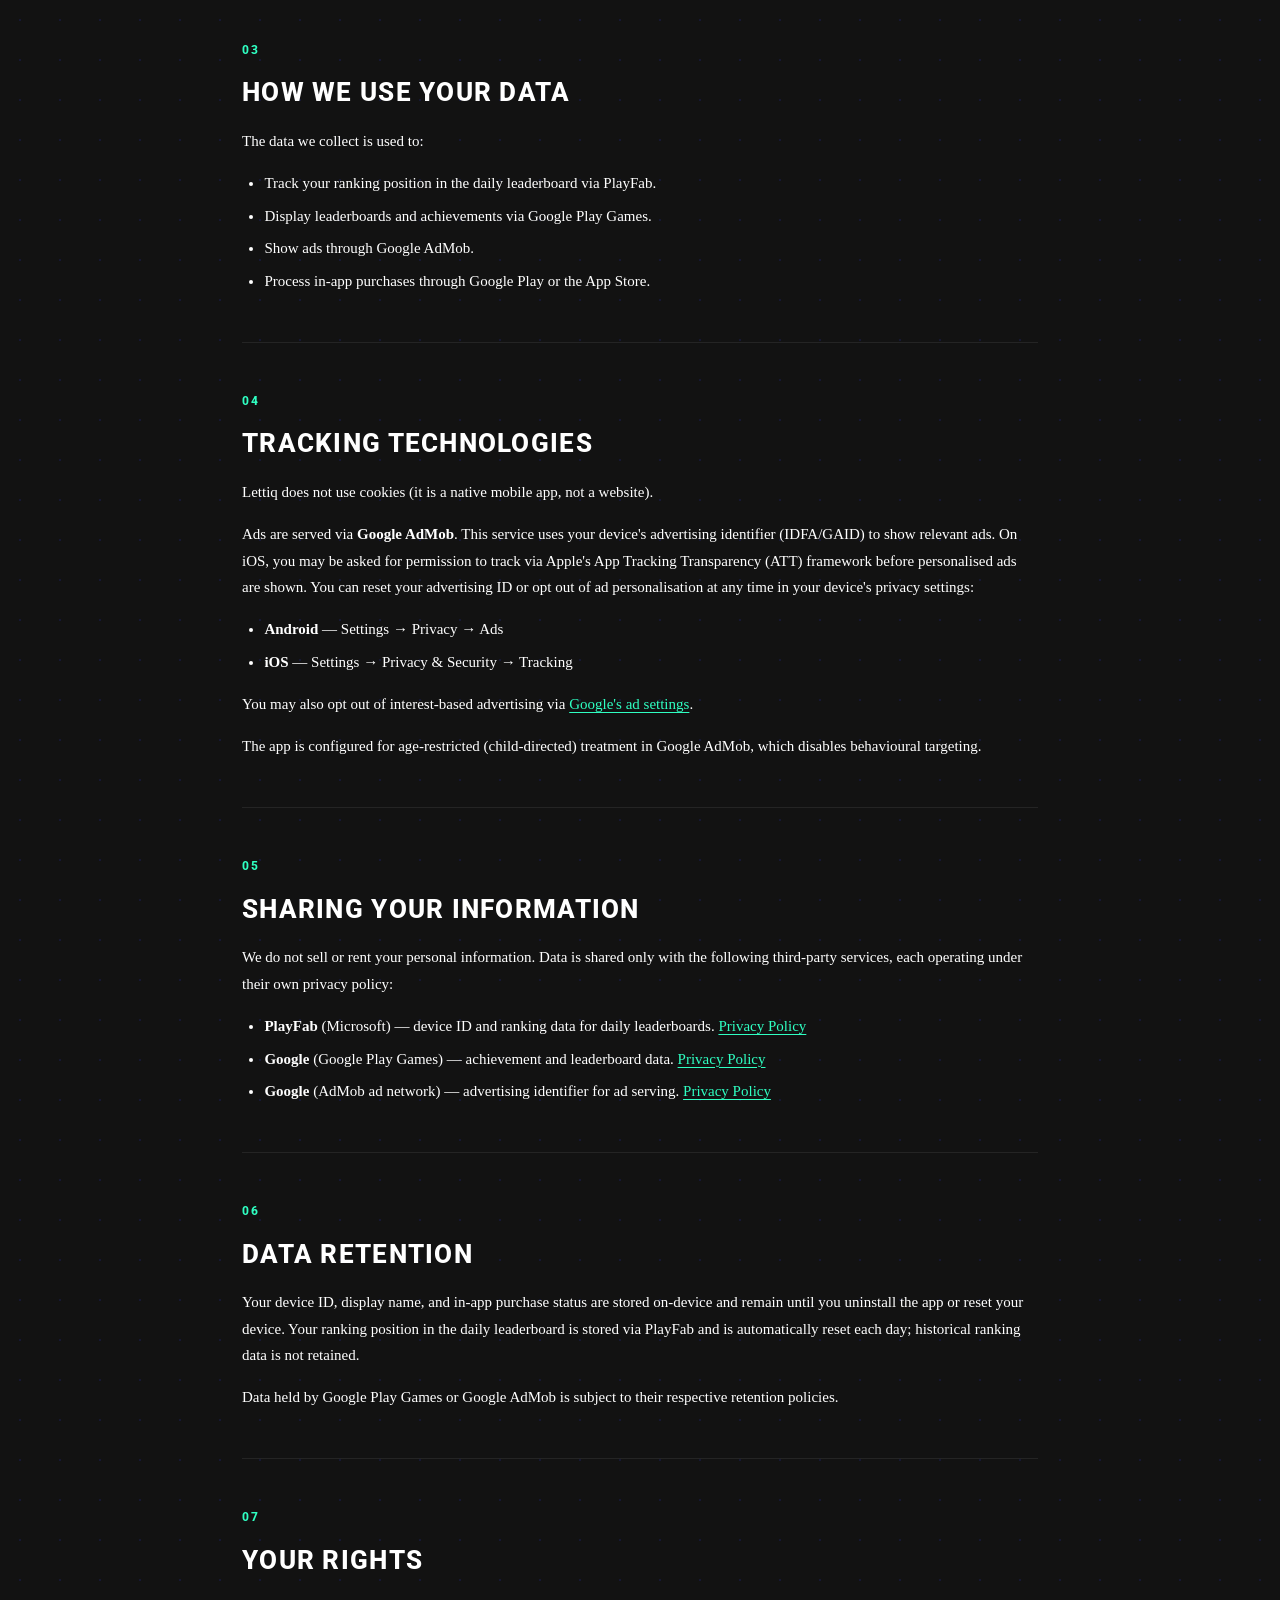
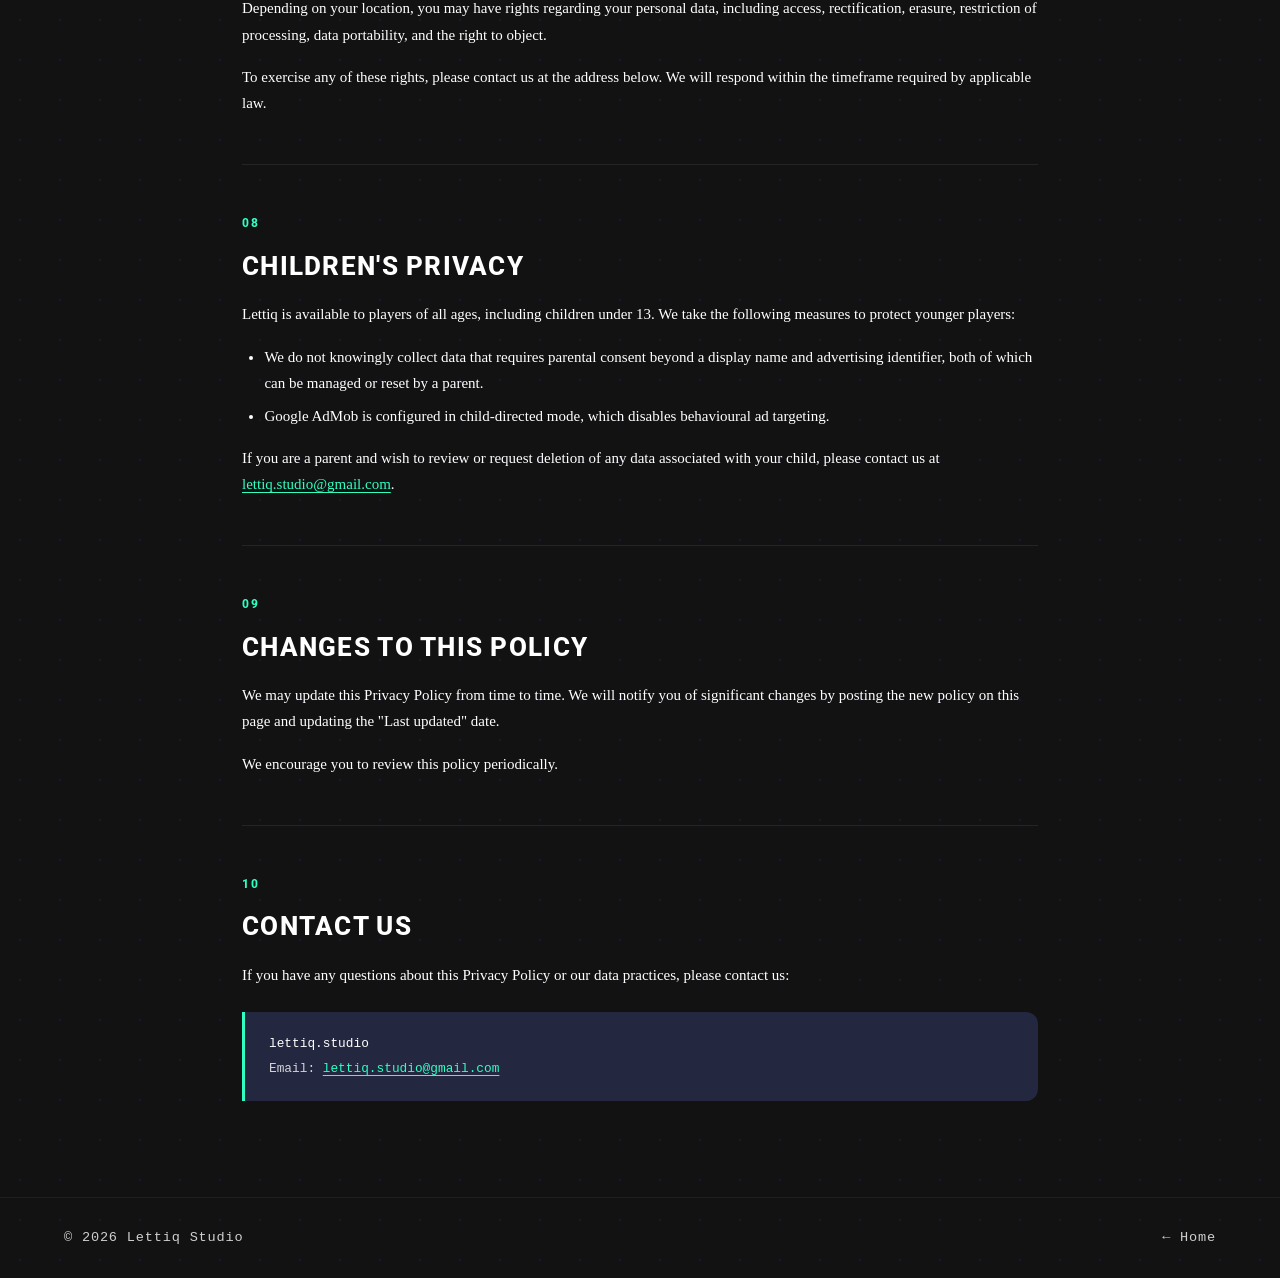
<file: privacy.html>
<!DOCTYPE html>
<html lang="en" class="page-privacy">
<head>
  <meta charset="UTF-8" />
  <meta name="viewport" content="width=device-width, initial-scale=1.0" />
  <title>Privacy Policy — Lettiq</title>
  <link rel="preconnect" href="https://fonts.googleapis.com" />
  <link rel="preconnect" href="https://fonts.gstatic.com" crossorigin />
  <link href="https://fonts.googleapis.com/css2?family=Roboto:wght@800&display=swap" rel="stylesheet" />
  <link rel="stylesheet" href="site.css" />
  <link rel="icon" href="assets/favicon.ico" />
</head>
<body>

  <!-- Ambient blobs -->
  <div class="blob blob-indigo" aria-hidden="true"></div>
  <div class="blob blob-mint" aria-hidden="true"></div>

  <!-- HEADER -->
  <header>
    <div class="nav-left">
      <a href="index.html" class="nav-logo" aria-label="Lettiq home">
        <img src="./assets/appIconRounded.png" alt="Lettiq" />
      </a>
      <a href="index.html" class="nav-link" data-i18n="navHome">Home</a>
    </div>
    <div id="lang-switcher" role="group" aria-label="Language selector"></div>
  </header>

  <!-- HERO BAND -->
  <div class="hero-band">
    <div>
      <p class="hero-band-label" data-i18n="heroLabel"></p>
      <h1 data-i18n="heroTitle"></h1>
    </div>
    <p class="hero-band-date" data-i18n="heroDate"></p>
  </div>

  <!-- MAIN CONTENT -->
  <main class="page-wrap" id="main-content"></main>

  <!-- FOOTER -->
  <footer>
    <span class="footer-note" data-i18n="footerLeft"></span>
    <a href="index.html" class="footer-note">← Home</a>
  </footer>

  <!-- i18n -->
  <script src="i18n/privacy.en.js"></script>
  <script src="i18n/privacy.pl.js"></script>
  <script src="i18n/engine.js"></script>
  <script>
    // ── Page render function ──────────────────────────────────────
    function renderPrivacy(lang) {
      const t = window.TRANSLATIONS[lang];
      if (!t) return;

      document.documentElement.lang = t.meta.htmlLang;
      document.title = t.meta.pageTitle;

      I18n.applyDataI18n(t);

      // Build TOC + sections
      const main = document.getElementById('main-content');
      const tocItems = t.sections.map(s =>
        `<li><a href="#${lang}-${s.id}">${s.title}</a></li>`
      ).join('');

      const sectionsHTML = t.sections.map((s, i) => `
        <section class="policy-section" id="${lang}-${s.id}" style="animation-delay:${i * 0.04}s">
          <p class="section-number">${String(i + 1).padStart(2, '0')}</p>
          <h2>${s.title}</h2>
          ${s.content}
        </section>
      `).join('');

      main.innerHTML = `
        <nav class="toc" aria-label="${t.ui.tocTitle}">
          <p class="toc-title">${t.ui.tocTitle}</p>
          <ol>${tocItems}</ol>
        </nav>
        ${sectionsHTML}
      `;
    }

    I18n.initI18n(renderPrivacy);
  </script>

</body>
</html>
</file>
<file: site.css>
/* ═══════════════════════════════════════════════════════════════
   Lettiq Site — Shared Stylesheet
   Design system: Soft Futurism
   ═══════════════════════════════════════════════════════════════ */

/* ── Design Tokens ─────────────────────────────────────────────── */
:root {
  --bg:             #121212;
  --surface:        #1C1F2E;
  --surface-raised: #232840;
  --mint:           #2FFFC2;
  --indigo:         #2D3AFF;
  --text:           #ffffff;
  --text-muted:     rgba(255, 255, 255, 0.8);
  --rule:           rgba(244, 246, 248, 0.08);
  --font-brand:     'Roboto', sans-serif;
  --font-meta:      'Courier New', monospace;
  --font-body:      Georgia, 'Times New Roman', serif;
  --radius-card:    24px;
  --radius-btn:     18px;
  --spring:         cubic-bezier(0.34, 1.56, 0.64, 1);
}

/* ── Reset ──────────────────────────────────────────────────────── */
*, *::before, *::after { box-sizing: border-box; margin: 0; padding: 0; }
html { scroll-behavior: smooth; }

/* ── Body (common) ──────────────────────────────────────────────── */
body {
  background-color: var(--bg);
  background-image: url("data:image/svg+xml,%3Csvg xmlns='http://www.w3.org/2000/svg' width='40' height='40'%3E%3Ccircle cx='20' cy='20' r='1' fill='%232D3AFF' opacity='0.18'/%3E%3C/svg%3E");
  color: var(--text);
  min-height: 100vh;
  overflow-x: hidden;
  position: relative;
}

/* ── Body variants ──────────────────────────────────────────────── */
.page-index body {
  font-family: var(--font-meta);
  line-height: 1.6;
}

.page-privacy body {
  font-family: var(--font-body);
  font-size: clamp(15px, 1.1vw, 17px);
  line-height: 1.75;
}

/* ── Ambient Blobs ──────────────────────────────────────────────── */
.blob {
  position: fixed;
  pointer-events: none;
  z-index: 0;
  border-radius: 50%;
  filter: blur(90px);
}
.blob-indigo {
  width: 600px; height: 480px;
  background: var(--indigo);
  opacity: 0.08;
  top: -160px; left: -160px;
}
.blob-mint {
  width: 480px; height: 360px;
  background: var(--mint);
  opacity: 0.06;
  bottom: -120px; right: -100px;
}

/* ── Z-index stacking ────────────────────────────────────────────── */
main, section, footer, header { position: relative; z-index: 1; }

/* ── Navigation ─────────────────────────────────────────────────── */
header {
  position: sticky; top: 0; z-index: 100;
  background: var(--surface);
  border-bottom: 1px solid rgba(47, 255, 194, 0.15);
  padding: 0 clamp(1.5rem, 5vw, 4rem);
  display: flex; align-items: center; justify-content: space-between;
  gap: 1rem;
  height: 64px;
  backdrop-filter: blur(12px);
}

.nav-left {
  display: flex; align-items: center; gap: 1.25rem;
}

.nav-right {
  display: flex; align-items: center; gap: 1.25rem;
}

.nav-logo {
  display: flex; align-items: center;
  text-decoration: none;
  flex-shrink: 0;
}
.nav-logo img {
  height: 32px;
  display: block;
}
.nav-logo img.sq {
  width: 32px;
  border-radius: 7px;
}

.nav-link {
  font-family: var(--font-brand);
  font-size: 0.8rem;
  font-weight: 800;
  letter-spacing: 0.14em;
  text-transform: uppercase;
  color: var(--text-muted);
  text-decoration: none;
  transition: color 0.2s;
  white-space: nowrap;
}
.nav-link:hover { color: var(--mint); }

/* ── Language Switcher ───────────────────────────────────────────── */
#lang-switcher {
  display: flex; gap: 0.2rem;
  background: var(--surface-raised);
  border: 1px solid var(--rule);
  border-radius: 999px;
  padding: 3px;
}

.lang-btn {
  border: none; background: none; cursor: pointer;
  font-family: var(--font-meta);
  font-size: 0.82rem;
  letter-spacing: 0.1em;
  text-transform: uppercase;
  color: var(--text-muted);
  padding: 0.28rem 0.7rem;
  border-radius: 999px;
  transition: all 0.2s ease;
}
.lang-btn.active {
  background: var(--mint);
  color: #0a1a14;
}
.lang-btn:hover:not(.active) { color: var(--text); }

/* ── Buttons ────────────────────────────────────────────────────── */
.btn {
  display: inline-flex;
  align-items: center;
  justify-content: center;
  height: 62px;
  padding: 0 2rem;
  border-radius: var(--radius-btn);
  font-family: var(--font-brand);
  font-size: 0.75rem;
  font-weight: 800;
  letter-spacing: 0.14em;
  text-transform: uppercase;
  text-decoration: none;
  transition: transform 0.35s var(--spring), box-shadow 0.35s ease;
  cursor: pointer;
  border: none;
}
.btn:hover { transform: translateY(-3px) scale(1.015); }

.btn-primary {
  background: var(--mint);
  color: #0a1a14;
  box-shadow: 0 8px 24px rgba(47, 255, 194, 0.28);
}
.btn-primary:hover { box-shadow: 0 14px 36px rgba(47, 255, 194, 0.42); }

.btn-secondary {
  background: rgba(45, 58, 255, 0.22);
  color: var(--text);
  border: 1px solid rgba(45, 58, 255, 0.5);
}
.btn-secondary:hover {
  background: rgba(45, 58, 255, 0.32);
  box-shadow: 0 8px 24px rgba(45, 58, 255, 0.22);
}

/* ── Footer ─────────────────────────────────────────────────────── */
footer {
  padding: 1.75rem clamp(1.5rem, 5vw, 4rem);
  display: flex; align-items: center; justify-content: space-between;
  flex-wrap: wrap; gap: 0.75rem;
  border-top: 1px solid rgba(244, 246, 248, 0.06);
}

.footer-note {
  font-family: var(--font-meta);
  font-size: 0.85rem;
  letter-spacing: 0.06em;
  color: var(--text-muted);
  text-decoration: none;
  transition: color 0.2s;
}
a.footer-note:hover { color: var(--mint); }


/* ═══════════════════════════════════════════════════════════════
   INDEX PAGE
   ═══════════════════════════════════════════════════════════════ */

/* ── Hero ───────────────────────────────────────────────────────── */
.hero {
  min-height: 100svh;
  display: flex;
  flex-direction: column;
  align-items: center;
  justify-content: center;
  text-align: center;
  padding: 4rem clamp(1.5rem, 5vw, 4rem);
  gap: 1.5rem;
}

.hero-icon {
  width: 100px; height: 100px;
  border-radius: 24px;
  box-shadow: 0 16px 48px rgba(47, 255, 194, 0.18), 0 4px 16px rgba(0,0,0,0.4);
  display: block;
  flex-shrink: 0;
}

.wordmark {
  font-family: var(--font-brand);
  font-size: clamp(3.5rem, 10vw, 7rem);
  font-weight: 800;
  text-transform: uppercase;
  letter-spacing: 0.06em;
  color: var(--mint);
  line-height: 1;
  text-shadow: 0 0 60px rgba(47, 255, 194, 0.35);
}

.tagline {
  font-family: var(--font-meta);
  font-size: clamp(0.9rem, 2vw, 1.1rem);
  color: var(--text-muted);
  letter-spacing: 0.04em;
}

.hero-subtitle {
  font-family: var(--font-meta);
  font-size: clamp(0.8rem, 1.4vw, 0.95rem);
  color: rgba(47, 255, 194, 0.6);
  letter-spacing: 0.02em;
  margin-top: -0.5rem;
}

.cta-buttons {
  display: flex;
  gap: 1rem;
  flex-wrap: wrap;
  justify-content: center;
  margin-top: 0.5rem;
}

/* ── About ───────────────────────────────────────────────────────── */
.about {
  padding: clamp(4rem, 8vw, 6rem) clamp(1.5rem, 5vw, 4rem);
  text-align: center;
}

.about-body {
  max-width: 680px;
  margin: 0 auto;
  display: flex;
  flex-direction: column;
  gap: 1rem;
}

.about-body p {
  font-family: var(--font-meta);
  font-size: clamp(0.85rem, 1.5vw, 0.95rem);
  color: var(--text-muted);
  line-height: 1.85;
}

.about-body .about-cta {
  font-family: var(--font-brand);
  font-size: clamp(0.9rem, 1.8vw, 1.05rem);
  font-weight: 800;
  letter-spacing: 0.04em;
  color: var(--mint);
}

/* ── Features ────────────────────────────────────────────────────── */
.features {
  padding: clamp(4rem, 8vw, 6rem) clamp(1.5rem, 5vw, 4rem);
}

.section-label {
  font-family: var(--font-brand);
  font-size: 0.75rem;
  font-weight: 800;
  letter-spacing: 0.2em;
  text-transform: uppercase;
  color: var(--mint);
  text-align: center;
  margin-bottom: 0.75rem;
}

.section-title {
  font-family: var(--font-brand);
  font-size: clamp(1.5rem, 3vw, 2rem);
  font-weight: 800;
  text-transform: uppercase;
  letter-spacing: 0.05em;
  text-align: center;
  color: var(--text);
  margin-bottom: 3rem;
}

.features-grid {
  display: grid;
  grid-template-columns: repeat(auto-fit, minmax(260px, 1fr));
  gap: 1.5rem;
  max-width: 960px;
  margin: 0 auto;
}

.feature-card {
  background: var(--surface);
  border-radius: var(--radius-card);
  padding: 2rem 1.75rem;
  border: 1px solid transparent;
  border-top: 1px solid rgba(47, 255, 194, 0.20);
  box-shadow: 0 4px 24px rgba(0, 0, 0, 0.25);
  transition: transform 0.35s var(--spring), box-shadow 0.35s ease;
}
.feature-card:hover {
  transform: translateY(-4px) scale(1.01);
  box-shadow: 0 12px 36px rgba(0, 0, 0, 0.35);
}

.feature-icon {
  width: 48px; height: 48px;
  margin-bottom: 1.25rem;
  background: var(--surface-raised);
  border-radius: 14px;
  display: flex; align-items: center; justify-content: center;
}
.feature-icon svg { width: 24px; height: 24px; }

.feature-title {
  font-family: var(--font-brand);
  font-size: 0.92rem;
  font-weight: 800;
  letter-spacing: 0.1em;
  text-transform: uppercase;
  color: var(--text);
  margin-bottom: 0.6rem;
}

.feature-desc {
  font-family: var(--font-meta);
  font-size: 0.82rem;
  color: var(--text-muted);
  line-height: 1.7;
}

/* ── Benefits ────────────────────────────────────────────────────── */
.benefits {
  padding: clamp(4rem, 8vw, 6rem) clamp(1.5rem, 5vw, 4rem);
  background: var(--surface);
  border-top: 1px solid var(--rule);
  border-bottom: 1px solid var(--rule);
}

.benefits-grid {
  display: grid;
  grid-template-columns: repeat(auto-fit, minmax(240px, 1fr));
  gap: 2rem;
  max-width: 960px;
  margin: 0 auto;
}

.benefit-pill {
  text-align: center;
}

.benefit-title {
  font-family: var(--font-brand);
  font-size: 1rem;
  font-weight: 800;
  letter-spacing: 0.06em;
  text-transform: uppercase;
  color: var(--mint);
  margin-bottom: 0.5rem;
}

.benefit-desc {
  font-family: var(--font-meta);
  font-size: 0.82rem;
  color: var(--text-muted);
  line-height: 1.65;
}

/* ── Game Modes ─────────────────────────────────────────────────── */
.game-modes {
  padding: clamp(4rem, 8vw, 6rem) clamp(1.5rem, 5vw, 4rem);
}

.modes-grid {
  display: grid;
  grid-template-columns: repeat(auto-fit, minmax(260px, 1fr));
  gap: 1.5rem;
  max-width: 960px;
  margin: 0 auto;
}

.mode-card {
  background: var(--surface);
  border-radius: var(--radius-card);
  padding: 2rem 1.75rem;
  border: 1px solid rgba(47, 255, 194, 0.18);
  border-left: 4px solid var(--indigo);
  box-shadow: 0 4px 24px rgba(0, 0, 0, 0.25);
  transition: transform 0.35s var(--spring), box-shadow 0.35s ease, border-left-color 0.35s ease;
}
.mode-card:hover {
  transform: translateY(-4px) scale(1.01);
  box-shadow: 0 12px 36px rgba(0, 0, 0, 0.35);
  border-left-color: var(--mint);
}

.mode-icon {
  display: block;
  width: 56px;
  height: 56px;
  object-fit: contain;
  margin-bottom: 1.25rem;
}

.mode-title {
  font-family: var(--font-brand);
  font-size: 0.92rem;
  font-weight: 800;
  letter-spacing: 0.1em;
  text-transform: uppercase;
  color: var(--text);
  margin-bottom: 0.8rem;
}

.mode-desc {
  font-family: var(--font-meta);
  font-size: 0.82rem;
  color: var(--text-muted);
  line-height: 1.7;
}

/* ── Coming Soon ─────────────────────────────────────────────────── */
.coming-soon {
  padding: clamp(4rem, 8vw, 6rem) clamp(1.5rem, 5vw, 4rem);
}

.coming-soon-grid {
  display: grid;
  grid-template-columns: repeat(auto-fit, minmax(240px, 1fr));
  gap: 1.5rem;
  max-width: 960px;
  margin: 0 auto;
}

.coming-soon-card {
  background: var(--surface);
  border-radius: var(--radius-card);
  padding: 2rem 1.75rem;
  border: 1px dashed rgba(47, 255, 194, 0.22);
  opacity: 0.72;
  transition: opacity 0.3s ease, transform 0.35s var(--spring);
}
.coming-soon-card:hover {
  opacity: 1;
  transform: translateY(-3px);
}

.coming-soon-badge {
  width: 40px; height: 40px;
  margin-bottom: 1.25rem;
  background: var(--surface-raised);
  border-radius: 12px;
  display: flex; align-items: center; justify-content: center;
  color: var(--mint);
  opacity: 0.6;
}
.coming-soon-badge svg { width: 20px; height: 20px; }

.coming-soon-title {
  font-family: var(--font-brand);
  font-size: 0.88rem;
  font-weight: 800;
  letter-spacing: 0.1em;
  text-transform: uppercase;
  color: var(--text-muted);
  margin-bottom: 0.6rem;
}

.coming-soon-desc {
  font-family: var(--font-meta);
  font-size: 0.80rem;
  color: var(--text-muted);
  opacity: 0.7;
  line-height: 1.7;
}

/* ── Mental Training ─────────────────────────────────────────────── */
.mental-training {
  padding: clamp(4rem, 8vw, 6rem) clamp(1.5rem, 5vw, 4rem);
  background: var(--surface);
  border-top: 1px solid rgba(47, 255, 194, 0.10);
  border-bottom: 1px solid rgba(47, 255, 194, 0.10);
}

.mental-intro {
  font-family: var(--font-meta);
  font-size: clamp(0.85rem, 1.5vw, 0.95rem);
  color: var(--text-muted);
  text-align: center;
  max-width: 640px;
  margin: 0 auto 3rem;
  line-height: 1.8;
}

.skills-grid {
  display: grid;
  grid-template-columns: repeat(auto-fit, minmax(200px, 1fr));
  gap: 1.25rem;
  max-width: 960px;
  margin: 0 auto;
}

.skill-item {
  background: var(--surface-raised);
  border-radius: var(--radius-card);
  padding: 1.5rem 1.5rem;
  border: 1px solid transparent;
  border-top: 1px solid rgba(47, 255, 194, 0.15);
  transition: transform 0.35s var(--spring), box-shadow 0.35s ease;
}
.skill-item:hover {
  transform: translateY(-3px) scale(1.01);
  box-shadow: 0 10px 30px rgba(0, 0, 0, 0.3);
}

.skill-icon {
  width: 40px; height: 40px;
  margin-bottom: 1rem;
  background: var(--surface);
  border-radius: 12px;
  display: flex; align-items: center; justify-content: center;
}
.skill-icon svg { width: 20px; height: 20px; }

.skill-title {
  font-family: var(--font-brand);
  font-size: 0.82rem;
  font-weight: 800;
  letter-spacing: 0.1em;
  text-transform: uppercase;
  color: var(--text);
  margin-bottom: 0.5rem;
}

.skill-desc {
  font-family: var(--font-meta);
  font-size: 0.78rem;
  color: var(--text-muted);
  line-height: 1.7;
}

/* ── Demo ────────────────────────────────────────────────────────── */
.demo {
  padding: clamp(4rem, 8vw, 6rem) clamp(1.5rem, 5vw, 4rem);
  text-align: center;
}

.demo-intro {
  display: flex;
  flex-direction: column;
  align-items: center;
  gap: 0.5rem;
  margin-bottom: 2.5rem;
}

.demo-hint-text {
  font-family: var(--font-brand);
  font-size: clamp(0.95rem, 2vw, 1.1rem);
  font-weight: 800;
  letter-spacing: 0.1em;
  text-transform: uppercase;
  color: var(--text-muted);
}

.demo-target {
  color: var(--mint);
  margin-left: 0.4em;
  letter-spacing: 0.18em;
}

.demo-min-note {
  font-family: var(--font-meta);
  font-size: 0.78rem;
  color: var(--text-muted);
  letter-spacing: 0.03em;
}

.demo-grid {
  display: grid;
  grid-template-columns: repeat(4, 1fr);
  gap: 0.6rem;
  max-width: 300px;
  margin: 0 auto;
  user-select: none;
  -webkit-user-select: none;
  touch-action: none;
}

.demo-tile {
  aspect-ratio: 1;
  background: var(--surface);
  border: 1px solid var(--rule);
  border-top-color: rgba(47, 255, 194, 0.12);
  border-radius: 14px;
  display: flex;
  align-items: center;
  justify-content: center;
  font-family: var(--font-brand);
  font-size: clamp(1.1rem, 3.5vw, 1.5rem);
  font-weight: 800;
  letter-spacing: 0.05em;
  color: var(--text);
  cursor: pointer;
  transition: background 0.12s, border-color 0.12s, transform 0.12s, box-shadow 0.12s, color 0.12s;
}

.demo-tile.selected {
  background: rgba(47, 255, 194, 0.14);
  border-color: var(--mint);
  color: var(--mint);
  transform: scale(1.06);
  box-shadow: 0 0 14px rgba(47, 255, 194, 0.28);
}

.demo-tile.bonus {
  background: rgba(45, 58, 255, 0.22);
  border-color: rgba(45, 58, 255, 0.7);
  color: var(--text);
  box-shadow: 0 0 16px rgba(45, 58, 255, 0.35);
  transform: scale(1.04);
}

.demo-tile.won {
  background: rgba(47, 255, 194, 0.18);
  border-color: var(--mint);
  color: var(--mint);
  box-shadow: 0 0 22px rgba(47, 255, 194, 0.4);
  transform: scale(1.04);
}

.demo-tile.shake {
  animation: tileShake 0.38s ease;
}

@keyframes tileShake {
  0%, 100% { transform: translateX(0); }
  20%       { transform: translateX(-6px); }
  40%       { transform: translateX(6px); }
  60%       { transform: translateX(-4px); }
  80%       { transform: translateX(4px); }
}

.demo-footer {
  margin-top: 2rem;
  min-height: 3.5rem;
  display: flex;
  flex-direction: column;
  align-items: center;
  gap: 1rem;
}

.demo-success {
  font-family: var(--font-brand);
  font-size: 0.85rem;
  font-weight: 800;
  letter-spacing: 0.16em;
  text-transform: uppercase;
  color: var(--mint);
  opacity: 0;
  transform: translateY(6px);
  transition: opacity 0.3s, transform 0.3s;
  pointer-events: none;
}

.demo-success.visible {
  opacity: 1;
  transform: translateY(0);
}

.demo-reset {
  height: 46px;
  padding: 0 1.5rem;
  font-size: 0.68rem;
  opacity: 0;
  transform: translateY(6px);
  transition: opacity 0.3s 0.1s, transform 0.3s 0.1s, box-shadow 0.35s, background 0.2s;
  pointer-events: none;
}

.demo-reset.visible {
  opacity: 1;
  transform: translateY(0);
  pointer-events: auto;
}

/* ── Download CTA ────────────────────────────────────────────────── */
.download-cta {
  padding: clamp(4rem, 8vw, 6rem) clamp(1.5rem, 5vw, 4rem);
  text-align: center;
  background: var(--surface);
  border-top: 1px solid rgba(47, 255, 194, 0.10);
  border-bottom: 1px solid rgba(47, 255, 194, 0.10);
}
.download-cta .cta-buttons { margin-top: 2rem; }

.platform-note {
  margin-top: 1.25rem;
  font-family: var(--font-meta);
  font-size: 0.75rem;
  color: var(--text-muted);
  letter-spacing: 0.06em;
}


/* ═══════════════════════════════════════════════════════════════
   PRIVACY PAGE
   ═══════════════════════════════════════════════════════════════ */

/* ── Hero Band ───────────────────────────────────────────────────── */
.hero-band {
  position: relative; z-index: 1;
  padding: clamp(3rem, 8vw, 5rem) clamp(1.5rem, 5vw, 4rem) clamp(2rem, 4vw, 3rem);
  border-bottom: 1px solid var(--rule);
  display: grid;
  grid-template-columns: 1fr auto;
  align-items: end;
  gap: 1rem;
}

.hero-band-label {
  font-family: var(--font-meta);
  font-size: 0.8rem;
  letter-spacing: 0.18em;
  text-transform: uppercase;
  color: var(--mint);
  margin-bottom: 0.6rem;
}

.hero-band h1 {
  font-family: var(--font-brand);
  font-size: clamp(2.4rem, 5.5vw, 4.5rem);
  font-weight: 800;
  text-transform: uppercase;
  letter-spacing: 0.04em;
  line-height: 1.05;
  color: var(--text);
}

.hero-band-date {
  font-family: var(--font-meta);
  font-size: 0.82rem;
  color: var(--text-muted);
  letter-spacing: 0.08em;
  text-align: right;
  white-space: nowrap;
}

/* ── Page Wrap ───────────────────────────────────────────────────── */
.page-wrap {
  position: relative; z-index: 1;
  max-width: 860px;
  margin: 0 auto;
  padding: clamp(2rem, 5vw, 4rem) clamp(1.5rem, 5vw, 2rem) 6rem;
}

/* ── Table of Contents ───────────────────────────────────────────── */
.toc {
  background: var(--surface);
  border-radius: var(--radius-card);
  border-top: 1px solid rgba(47, 255, 194, 0.20);
  padding: 1.5rem 1.75rem;
  margin-bottom: 3rem;
}

.toc-title {
  font-family: var(--font-brand);
  font-size: 0.76rem;
  font-weight: 800;
  letter-spacing: 0.16em;
  text-transform: uppercase;
  color: var(--mint);
  margin-bottom: 0.75rem;
}

.toc ol { padding-left: 1.2rem; margin: 0; }
.toc li { margin-bottom: 0.25rem; }
.toc a {
  font-family: var(--font-body);
  color: var(--text-muted);
  text-decoration: none;
  font-size: 0.9rem;
  transition: color 0.15s;
}
.toc a:hover { color: var(--mint); }

/* ── Policy Sections ─────────────────────────────────────────────── */
.policy-section {
  margin-top: 3rem;
  padding-top: 3rem;
  border-top: 1px solid var(--rule);
  animation: fadeUp 0.5s ease both;
}
.policy-section:first-child { border-top: none; margin-top: 0; padding-top: 0; }

@keyframes fadeUp {
  from { opacity: 0; transform: translateY(14px); }
  to   { opacity: 1; transform: translateY(0); }
}

.section-number {
  font-family: var(--font-brand);
  font-size: 0.76rem;
  font-weight: 800;
  letter-spacing: 0.16em;
  text-transform: uppercase;
  color: var(--mint);
  margin-bottom: 0.4rem;
}

.page-wrap h2 {
  font-family: var(--font-brand);
  font-size: clamp(1.2rem, 2.5vw, 1.6rem);
  font-weight: 800;
  text-transform: uppercase;
  letter-spacing: 0.05em;
  line-height: 1.2;
  margin-bottom: 1.25rem;
  color: var(--text);
}

.page-wrap p { margin-bottom: 1rem; }
.page-wrap p:last-child { margin-bottom: 0; }
.page-wrap ul, .page-wrap ol { padding-left: 1.4rem; margin-bottom: 1rem; }
.page-wrap li { margin-bottom: 0.4rem; }
.page-wrap strong { font-weight: 700; }
.page-wrap a {
  color: var(--mint);
  text-decoration: underline;
  text-decoration-thickness: 1px;
  text-underline-offset: 3px;
  transition: opacity 0.15s;
}
.page-wrap a:hover { opacity: 0.75; }

/* ── Contact Box ─────────────────────────────────────────────────── */
.contact-box {
  margin-top: 1.5rem;
  background: var(--surface-raised);
  border-left: 3px solid var(--mint);
  border-radius: 0 12px 12px 0;
  padding: 1.25rem 1.5rem;
  font-family: var(--font-meta);
  font-size: 0.8rem;
  line-height: 1.9;
  color: var(--text-muted);
}
.contact-box span { display: block; }
.contact-box strong { color: var(--text); font-weight: 400; }


/* ═══════════════════════════════════════════════════════════════
   ALPHA TESTS PAGE
   ═══════════════════════════════════════════════════════════════ */

.page-alpha-tests body {
  font-family: var(--font-body);
  font-size: clamp(15px, 1.1vw, 17px);
  line-height: 1.75;
  min-height: 100vh;
  display: flex;
  flex-direction: column;
}

.page-alpha-tests main {
  flex: 1 0 auto;
  display: flex;
  align-items: center;
  justify-content: center;
}

.page-alpha-tests footer {
  flex-shrink: 0;
}

.alpha-card {
  background: var(--surface);
  border-radius: var(--radius-card);
  border-top: 1px solid rgba(47, 255, 194, 0.20);
  padding: 2.5rem 2rem;
  max-width: 600px;
  margin: 0 auto;
}

.alpha-links {
  display: flex;
  flex-direction: column;
  gap: 1rem;
}

.alpha-link {
  display: flex;
  flex-direction: column;
  gap: 0.35rem;
  padding: 1.25rem 1.5rem;
  background: var(--surface-raised);
  border-radius: 16px;
  border: 1px solid var(--rule);
  border-top-color: rgba(47, 255, 194, 0.15);
  text-decoration: none;
  transition: transform 0.35s var(--spring), box-shadow 0.35s ease, border-color 0.2s;
}

.alpha-link span {
  text-decoration: none;
}

.alpha-link:hover {
  transform: translateY(-3px) scale(1.01);
  box-shadow: 0 12px 36px rgba(0, 0, 0, 0.35);
  border-color: rgba(47, 255, 194, 0.3);
}

.alpha-link-title {
  font-family: var(--font-brand);
  font-size: 0.92rem;
  font-weight: 800;
  letter-spacing: 0.1em;
  text-transform: uppercase;
  color: var(--mint);
}

.alpha-link-desc {
  font-family: var(--font-meta);
  font-size: 0.82rem;
  color: var(--text-muted);
}


/* ═══════════════════════════════════════════════════════════════
   RESPONSIVE
   ═══════════════════════════════════════════════════════════════ */

@media (max-width: 600px) {
  .hero-band { grid-template-columns: 1fr; }
  .hero-band-date { text-align: left; }
}

@media (max-width: 480px) {
  .cta-buttons { flex-direction: column; align-items: stretch; }
  .btn { width: 100%; }
  .hero { gap: 1.25rem; }
  .nav-link { display: none; }
}
</file>
